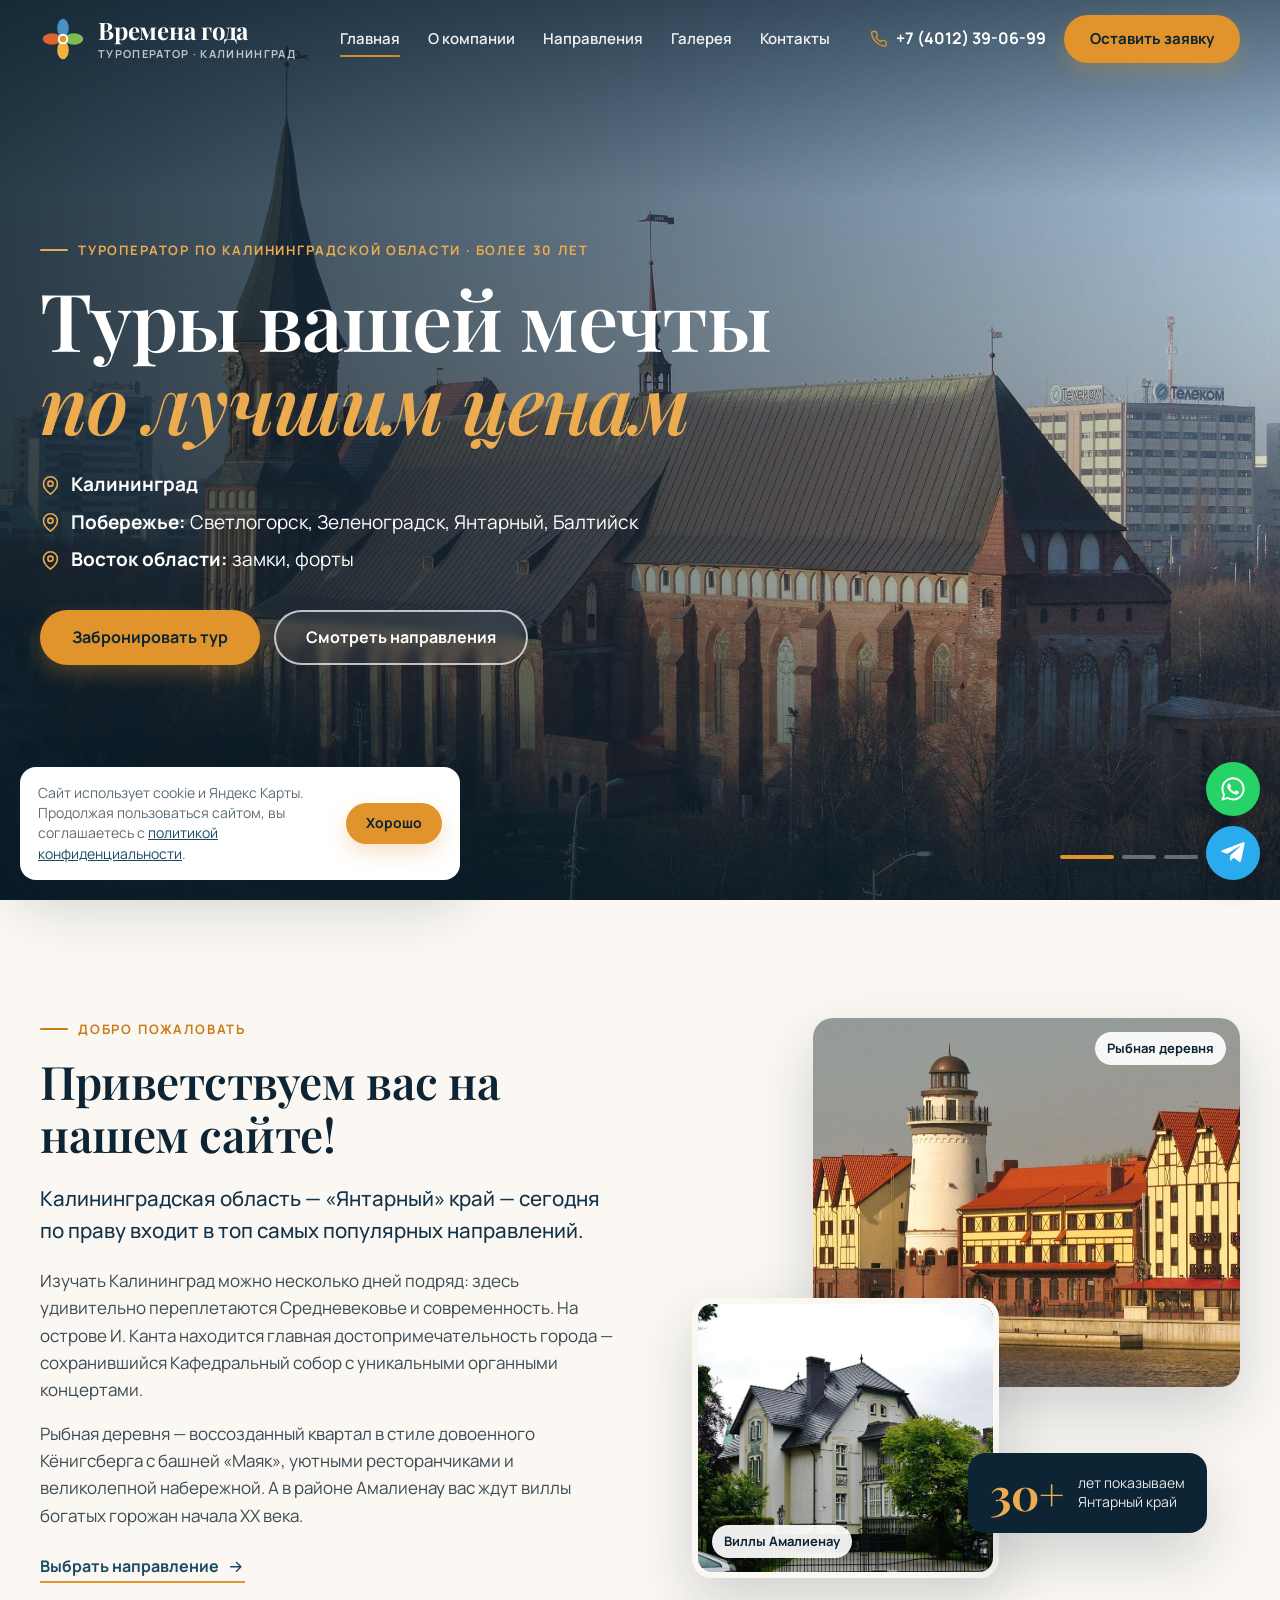
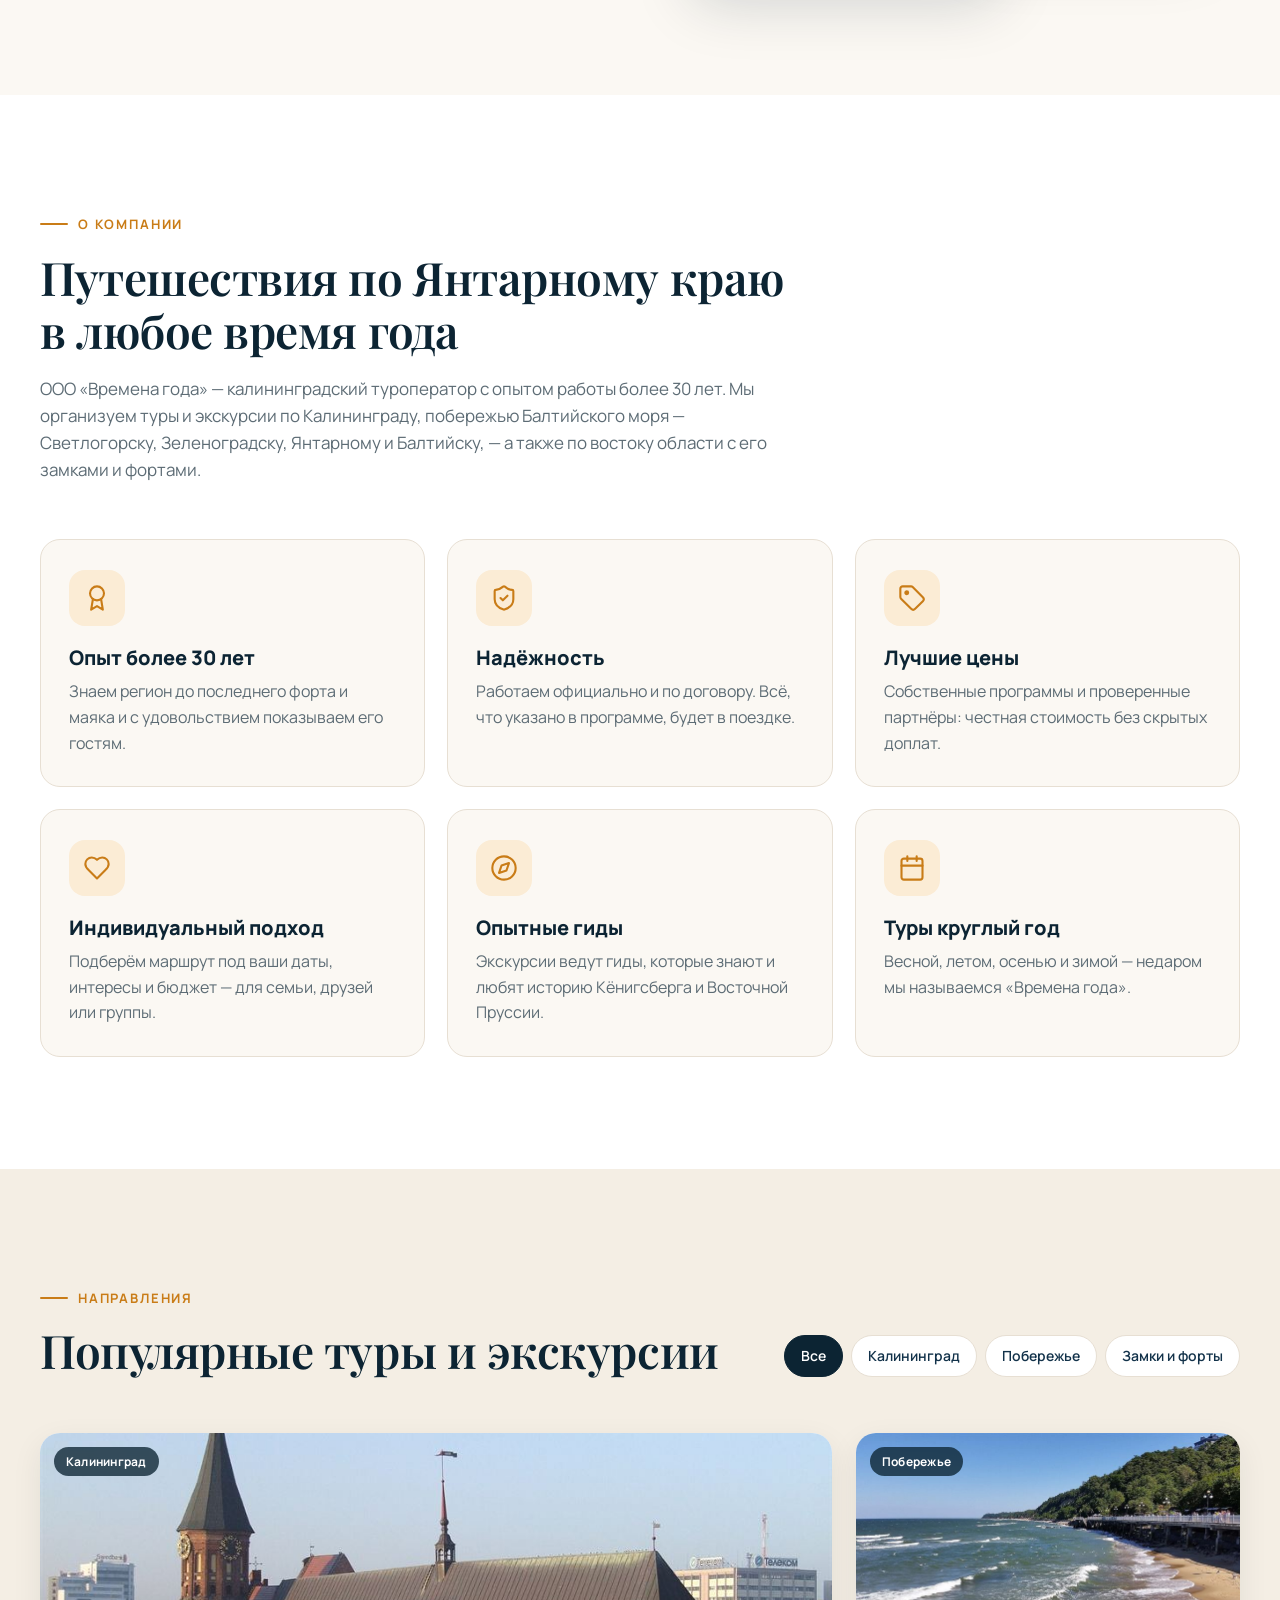
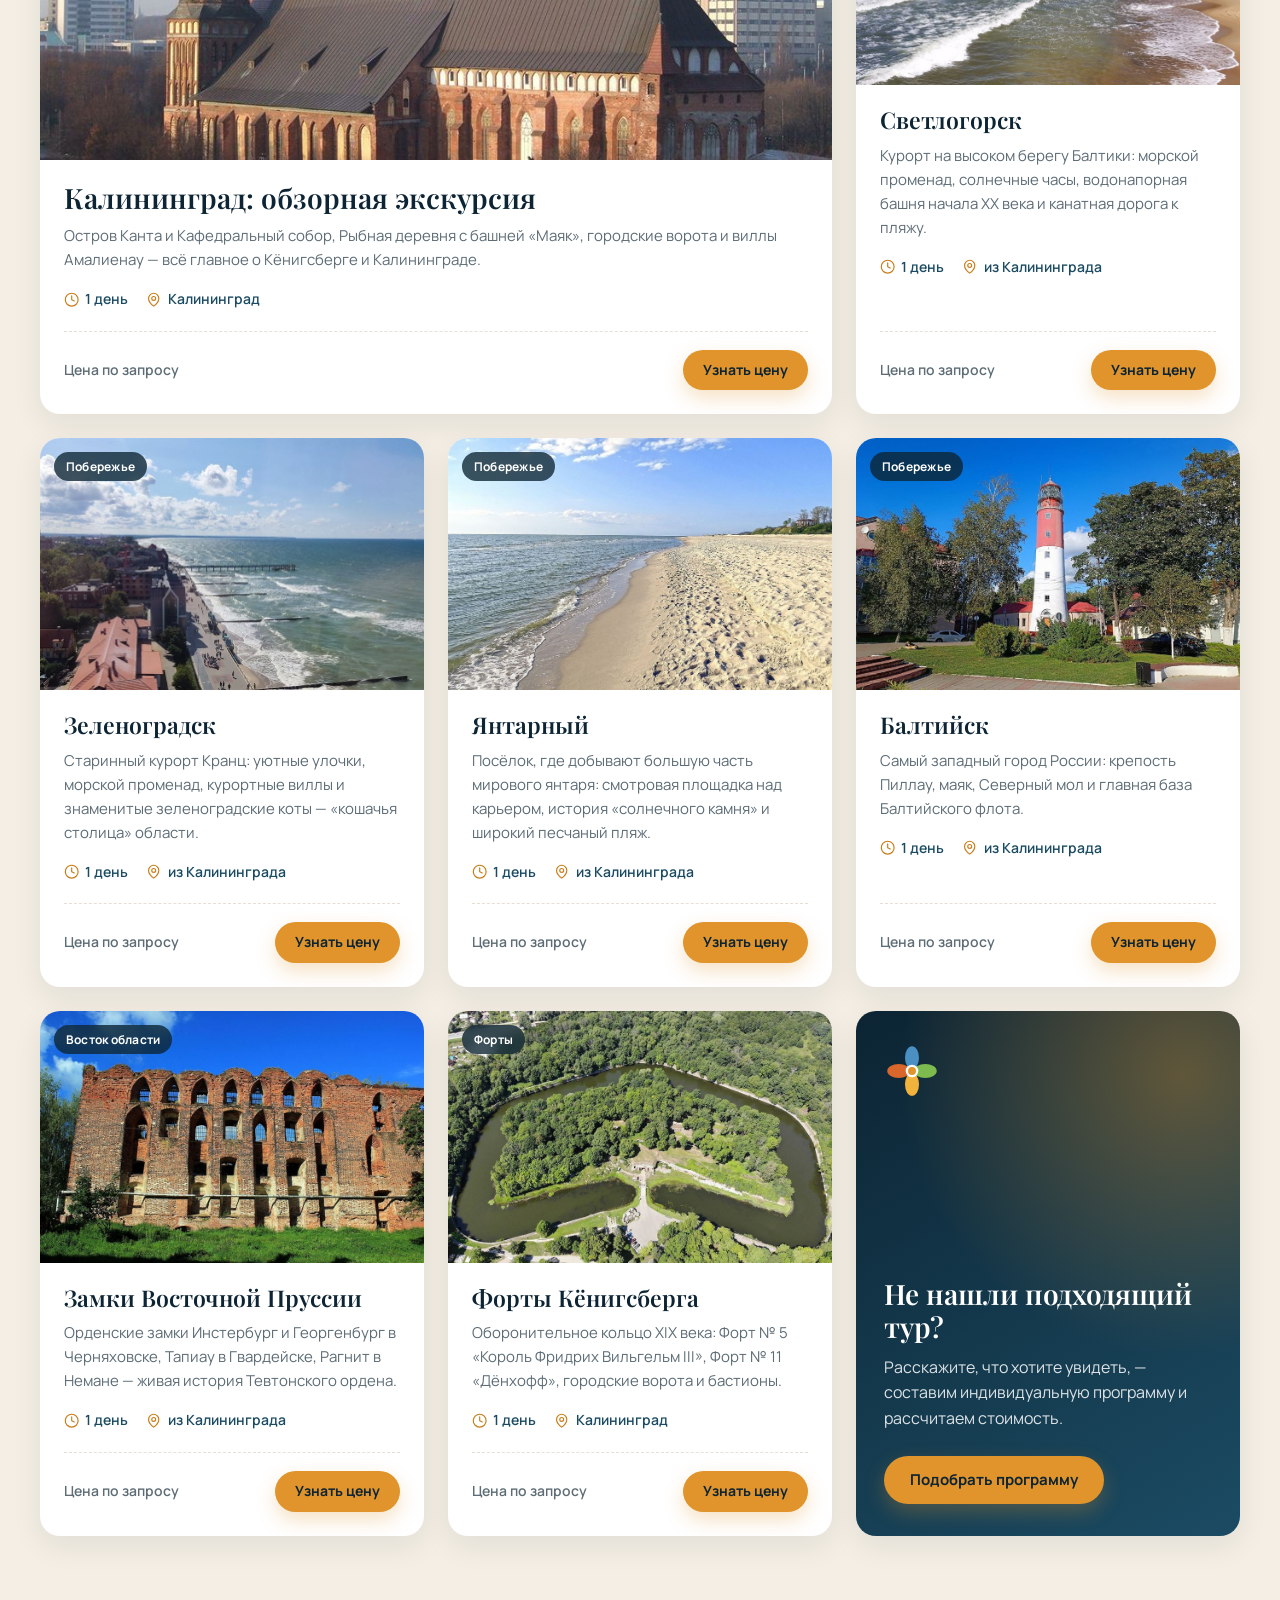
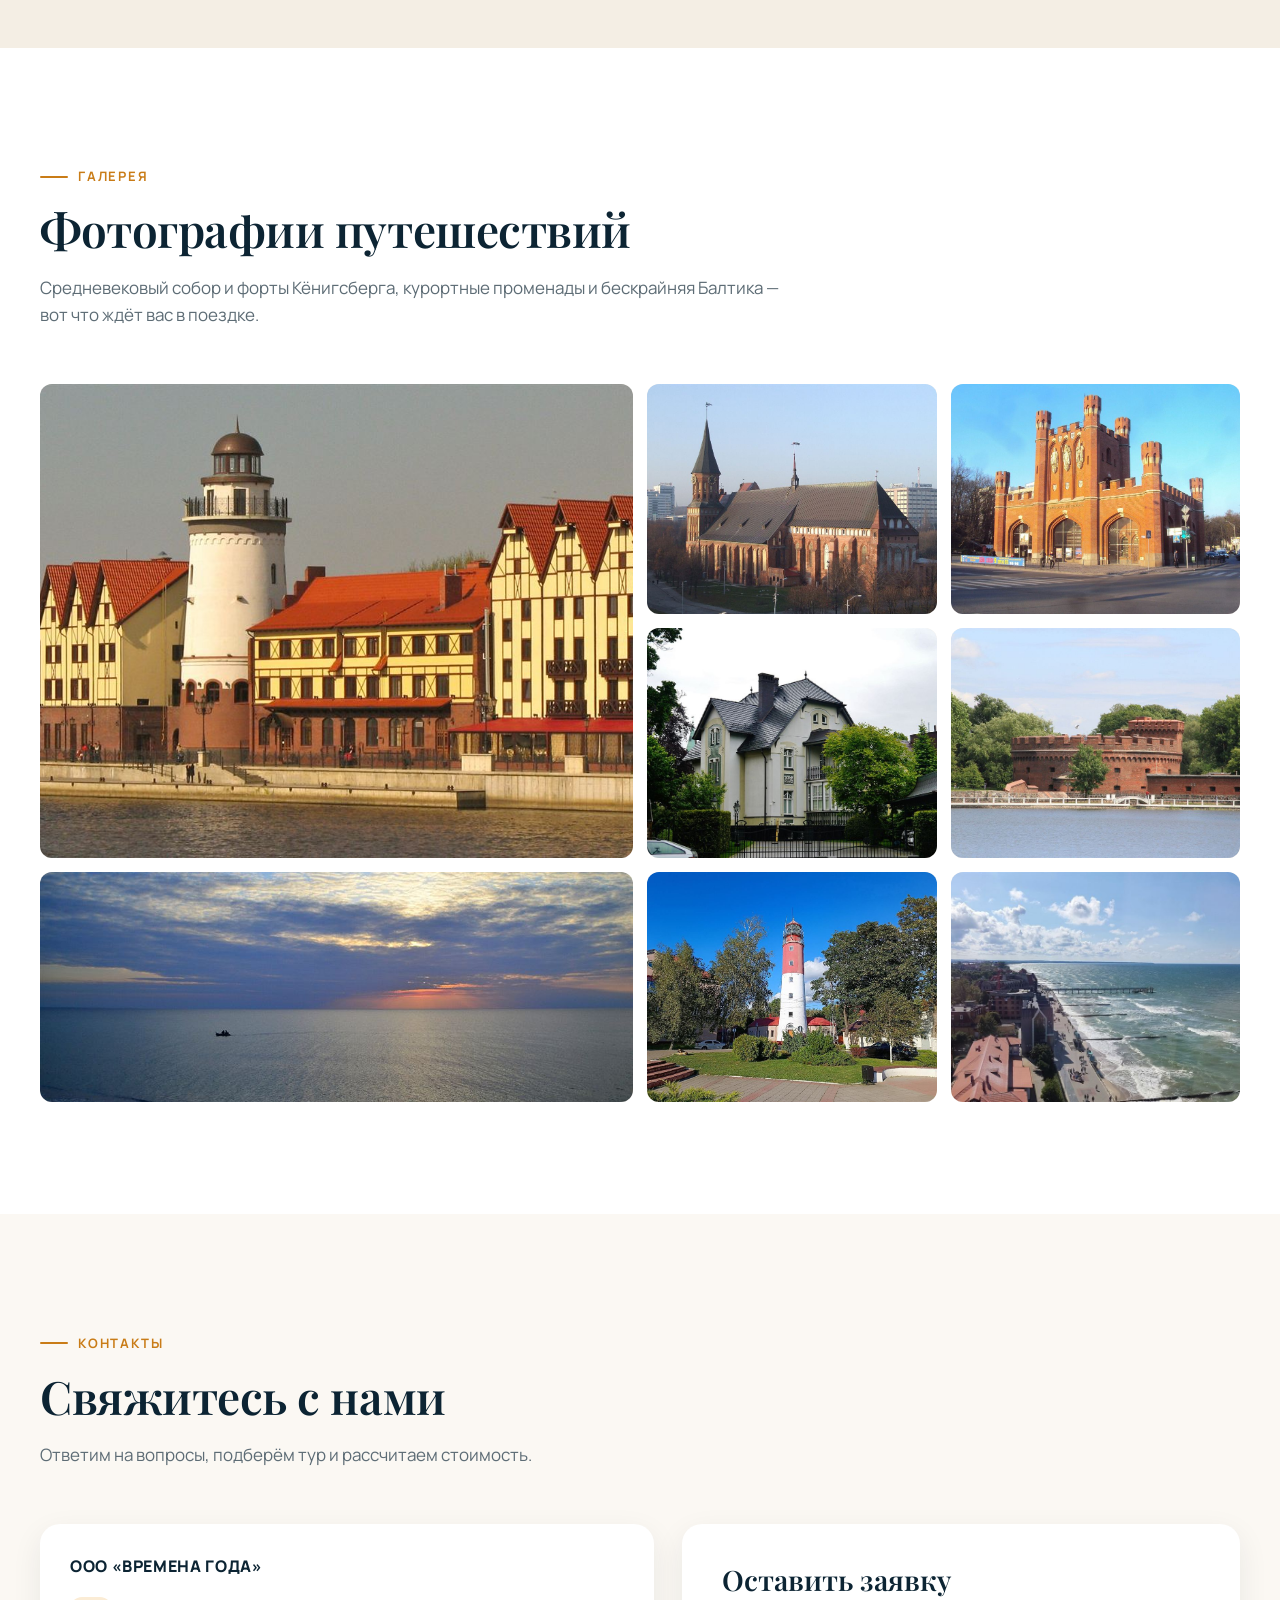
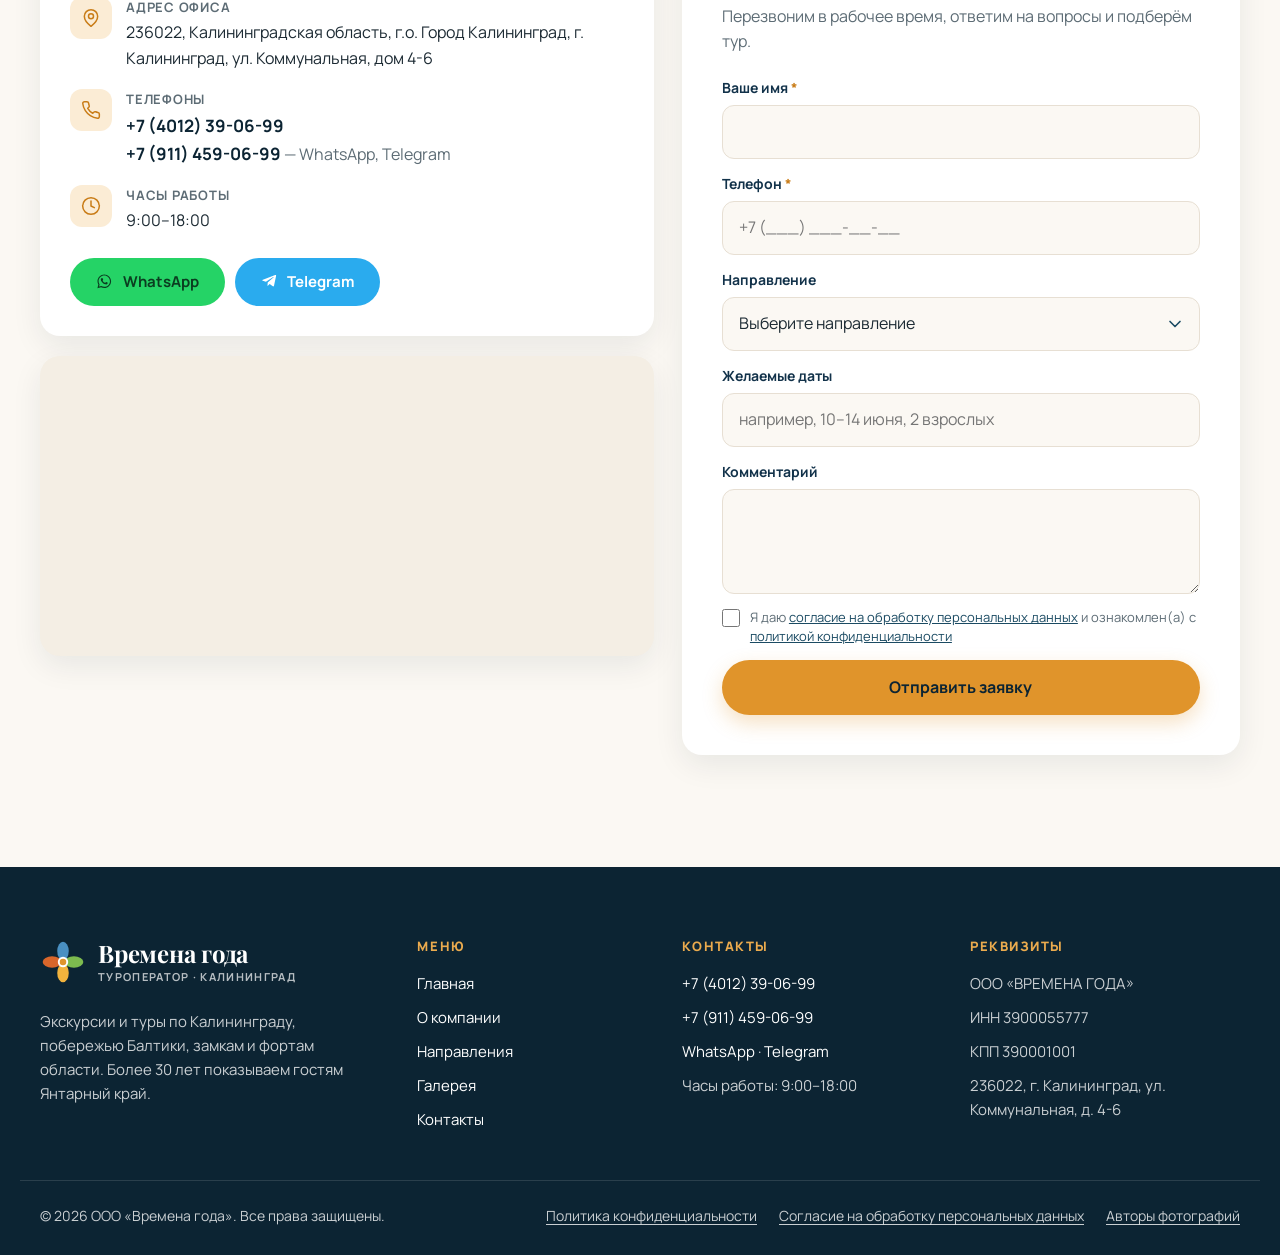
<file: index.html>
<!doctype html>
<html lang="ru">
<head>
  <meta charset="utf-8">
  <meta name="viewport" content="width=device-width, initial-scale=1">
  <title>Времена года — туры и экскурсии по Калининградской области</title>
  <meta name="description" content="Туроператор «Времена года»: экскурсии и туры по Калининграду, побережью Балтики (Светлогорск, Зеленоградск, Янтарный, Балтийск), замкам и фортам области. Опыт более 30 лет. Тел. +7 (4012) 39-06-99.">
  <meta name="theme-color" content="#0c2433">
  <meta property="og:type" content="website">
  <meta property="og:locale" content="ru_RU">
  <meta property="og:title" content="Времена года — туры вашей мечты по лучшим ценам">
  <meta property="og:description" content="Экскурсии и туры по Калининградской области: город, побережье Балтики, замки и форты. Опыт более 30 лет.">
  <meta property="og:url" content="https://mriazisr.github.io/vremena-goda/">
  <meta property="og:image" content="https://mriazisr.github.io/vremena-goda/img/cathedral.jpg">
  <link rel="canonical" href="https://mriazisr.github.io/vremena-goda/">
  <link rel="icon" href="img/logo.svg" type="image/svg+xml">
  <link rel="preconnect" href="https://fonts.googleapis.com">
  <link rel="preconnect" href="https://fonts.gstatic.com" crossorigin>
  <link rel="stylesheet" href="https://fonts.googleapis.com/css2?family=Manrope:wght@400;500;600;700;800&family=Playfair+Display:wght@500;600;700&display=swap">
  <link rel="stylesheet" href="css/style.css">
  <script type="application/ld+json">
  {
    "@context": "https://schema.org",
    "@type": "TravelAgency",
    "name": "Времена года",
    "legalName": "ООО «Времена года»",
    "taxID": "3900055777",
    "telephone": ["+7 (4012) 39-06-99", "+7 (911) 459-06-99"],
    "address": {
      "@type": "PostalAddress",
      "postalCode": "236022",
      "addressRegion": "Калининградская область",
      "addressLocality": "Калининград",
      "streetAddress": "ул. Коммунальная, д. 4-6",
      "addressCountry": "RU"
    },
    "geo": { "@type": "GeoCoordinates", "latitude": 54.722118, "longitude": 20.469947 },
    "areaServed": "Калининградская область"
  }
  </script>
</head>
<body>
<script>document.documentElement.classList.add('js');</script>

<!-- Набор иконок и логотип (используются через <use href="#...">) -->
<svg class="sprite" aria-hidden="true" focusable="false">
  <symbol id="logo-mark" viewBox="0 0 48 48">
    <ellipse cx="24" cy="12.6" rx="6" ry="9.8" fill="#4a90c2"/>
    <ellipse cx="24" cy="12.6" rx="6" ry="9.8" fill="#7dbb4f" transform="rotate(90 24 24)"/>
    <ellipse cx="24" cy="12.6" rx="6" ry="9.8" fill="#f2b33d" transform="rotate(180 24 24)"/>
    <ellipse cx="24" cy="12.6" rx="6" ry="9.8" fill="#d9662b" transform="rotate(270 24 24)"/>
    <circle cx="24" cy="24" r="5.4" fill="#fff"/>
    <circle cx="24" cy="24" r="3.4" fill="#e0942b"/>
  </symbol>
  <symbol id="i-award" viewBox="0 0 24 24" fill="none" stroke="currentColor" stroke-width="1.8" stroke-linecap="round" stroke-linejoin="round"><circle cx="12" cy="8" r="6"/><path d="M15.48 12.89 17 22l-5-3-5 3 1.52-9.11"/></symbol>
  <symbol id="i-shield" viewBox="0 0 24 24" fill="none" stroke="currentColor" stroke-width="1.8" stroke-linecap="round" stroke-linejoin="round"><path d="M20 13c0 5-3.5 7.5-7.66 8.95a1 1 0 0 1-.67-.01C7.5 20.5 4 18 4 13V6a1 1 0 0 1 1-1c2 0 4.5-1.2 6.24-2.72a1.17 1.17 0 0 1 1.52 0C14.51 3.81 17 5 19 5a1 1 0 0 1 1 1z"/><path d="m9 12 2 2 4-4"/></symbol>
  <symbol id="i-tag" viewBox="0 0 24 24" fill="none" stroke="currentColor" stroke-width="1.8" stroke-linecap="round" stroke-linejoin="round"><path d="M12.59 2.59A2 2 0 0 0 11.17 2H4a2 2 0 0 0-2 2v7.17a2 2 0 0 0 .59 1.42l8.7 8.7a2.43 2.43 0 0 0 3.42 0l6.58-6.58a2.43 2.43 0 0 0 0-3.42z"/><circle cx="7.5" cy="7.5" r="1.2" fill="currentColor"/></symbol>
  <symbol id="i-heart" viewBox="0 0 24 24" fill="none" stroke="currentColor" stroke-width="1.8" stroke-linecap="round" stroke-linejoin="round"><path d="M19 14c1.49-1.46 3-3.21 3-5.5A5.5 5.5 0 0 0 16.5 3c-1.76 0-3 .5-4.5 2-1.5-1.5-2.74-2-4.5-2A5.5 5.5 0 0 0 2 8.5c0 2.3 1.5 4.05 3 5.5l7 7Z"/></symbol>
  <symbol id="i-compass" viewBox="0 0 24 24" fill="none" stroke="currentColor" stroke-width="1.8" stroke-linecap="round" stroke-linejoin="round"><circle cx="12" cy="12" r="10"/><path d="m16.24 7.76-2.12 6.36-6.36 2.12 2.12-6.36z"/></symbol>
  <symbol id="i-calendar" viewBox="0 0 24 24" fill="none" stroke="currentColor" stroke-width="1.8" stroke-linecap="round" stroke-linejoin="round"><rect width="18" height="18" x="3" y="4" rx="2"/><path d="M16 2v4M8 2v4M3 10h18"/></symbol>
  <symbol id="i-phone" viewBox="0 0 24 24" fill="none" stroke="currentColor" stroke-width="1.8" stroke-linecap="round" stroke-linejoin="round"><path d="M22 16.92v3a2 2 0 0 1-2.18 2 19.79 19.79 0 0 1-8.63-3.07 19.5 19.5 0 0 1-6-6 19.79 19.79 0 0 1-3.07-8.67A2 2 0 0 1 4.11 2h3a2 2 0 0 1 2 1.72c.13.96.36 1.9.7 2.81a2 2 0 0 1-.45 2.11L8.09 9.91a16 16 0 0 0 6 6l1.27-1.27a2 2 0 0 1 2.11-.45c.91.34 1.85.57 2.81.7A2 2 0 0 1 22 16.92z"/></symbol>
  <symbol id="i-pin" viewBox="0 0 24 24" fill="none" stroke="currentColor" stroke-width="1.8" stroke-linecap="round" stroke-linejoin="round"><path d="M20 10c0 6-8 12-8 12s-8-6-8-12a8 8 0 0 1 16 0Z"/><circle cx="12" cy="10" r="3"/></symbol>
  <symbol id="i-clock" viewBox="0 0 24 24" fill="none" stroke="currentColor" stroke-width="1.8" stroke-linecap="round" stroke-linejoin="round"><circle cx="12" cy="12" r="10"/><path d="M12 6v6l4 2"/></symbol>
  <symbol id="i-users" viewBox="0 0 24 24" fill="none" stroke="currentColor" stroke-width="1.8" stroke-linecap="round" stroke-linejoin="round"><path d="M16 21v-2a4 4 0 0 0-4-4H6a4 4 0 0 0-4 4v2"/><circle cx="9" cy="7" r="4"/><path d="M22 21v-2a4 4 0 0 0-3-3.87M16 3.13a4 4 0 0 1 0 7.75"/></symbol>
  <symbol id="i-arrow" viewBox="0 0 24 24" fill="none" stroke="currentColor" stroke-width="2" stroke-linecap="round" stroke-linejoin="round"><path d="M5 12h14M13 6l6 6-6 6"/></symbol>
  <symbol id="i-close" viewBox="0 0 24 24" fill="none" stroke="currentColor" stroke-width="2" stroke-linecap="round"><path d="M18 6 6 18M6 6l12 12"/></symbol>
  <symbol id="i-prev" viewBox="0 0 24 24" fill="none" stroke="currentColor" stroke-width="2" stroke-linecap="round" stroke-linejoin="round"><path d="m15 18-6-6 6-6"/></symbol>
  <symbol id="i-next" viewBox="0 0 24 24" fill="none" stroke="currentColor" stroke-width="2" stroke-linecap="round" stroke-linejoin="round"><path d="m9 18 6-6-6-6"/></symbol>
  <symbol id="i-check" viewBox="0 0 24 24" fill="none" stroke="currentColor" stroke-width="2.4" stroke-linecap="round" stroke-linejoin="round"><path d="M20 6 9 17l-5-5"/></symbol>
  <symbol id="i-whatsapp" viewBox="0 0 24 24"><path fill="currentColor" d="M12.04 2C6.58 2 2.13 6.45 2.13 11.91c0 1.75.46 3.45 1.32 4.95L2.05 22l5.25-1.38a9.9 9.9 0 0 0 4.74 1.21c5.46 0 9.91-4.45 9.91-9.91S17.5 2 12.04 2Zm0 18.15a8.2 8.2 0 0 1-4.2-1.15l-.3-.18-3.12.82.83-3.04-.2-.31a8.2 8.2 0 0 1-1.26-4.38c0-4.54 3.7-8.24 8.25-8.24 4.54 0 8.24 3.7 8.24 8.24 0 4.55-3.7 8.24-8.24 8.24Zm4.52-6.16c-.25-.12-1.47-.72-1.69-.81-.23-.08-.39-.12-.56.12-.16.25-.64.81-.78.97-.14.17-.29.19-.54.06-.25-.12-1.05-.39-1.99-1.23-.74-.66-1.23-1.47-1.38-1.72-.14-.25-.02-.38.11-.5.11-.11.25-.29.37-.43.13-.15.17-.25.25-.42.08-.16.04-.31-.02-.43-.06-.12-.56-1.34-.76-1.84-.2-.48-.41-.42-.56-.43h-.48c-.17 0-.43.06-.66.31-.22.25-.86.85-.86 2.07s.89 2.4 1.01 2.56c.12.17 1.75 2.67 4.23 3.74.59.26 1.05.41 1.41.52.59.19 1.13.16 1.56.1.48-.07 1.47-.6 1.67-1.18.21-.58.21-1.07.14-1.18-.06-.1-.22-.16-.47-.28Z"/></symbol>
  <symbol id="i-telegram" viewBox="0 0 24 24"><path fill="currentColor" d="M21.94 4.3 18.9 18.63c-.23 1.01-.83 1.26-1.68.78l-4.63-3.41-2.23 2.15c-.25.25-.45.45-.93.45l.33-4.71 8.58-7.75c.37-.33-.08-.52-.58-.18L7.15 12.63 2.58 11.2c-.99-.31-1.01-.99.21-1.47l17.85-6.88c.83-.31 1.55.19 1.3 1.45Z"/></symbol>
</svg>

<a class="skip-link" href="#welcome">Перейти к содержанию</a>

<!-- 1. Шапка -->
<header class="header" id="header">
  <div class="container header__inner">
    <a href="#top" class="logo" aria-label="Времена года — на главную">
      <svg class="logo__mark" aria-hidden="true"><use href="#logo-mark"/></svg>
      <span class="logo__text">
        <span class="logo__name">Времена года</span>
        <span class="logo__tag">туроператор · Калининград</span>
      </span>
    </a>

    <nav class="nav" id="nav" aria-label="Основное меню">
      <ul class="nav__list">
        <li><a href="#top">Главная</a></li>
        <li><a href="#about">О компании</a></li>
        <li><a href="#tours">Направления</a></li>
        <li><a href="#gallery">Галерея</a></li>
        <li><a href="#contacts">Контакты</a></li>
      </ul>
      <div class="nav__mobile-extra">
        <a class="nav__phone" href="tel:+74012390699">+7 (4012) 39-06-99</a>
        <a class="nav__phone" href="tel:+79114590699">+7 (911) 459-06-99</a>
        <button class="btn btn--amber btn--block" type="button" data-open-request>Оставить заявку</button>
      </div>
    </nav>

    <div class="header__actions">
      <a class="header__phone" href="tel:+74012390699">
        <svg class="icon" aria-hidden="true"><use href="#i-phone"/></svg>
        <span>+7 (4012) 39-06-99</span>
      </a>
      <button class="btn btn--amber header__cta" type="button" data-open-request>Оставить заявку</button>
      <button class="burger" type="button" aria-label="Открыть меню" aria-expanded="false" aria-controls="nav">
        <span></span><span></span><span></span>
      </button>
    </div>
  </div>
</header>

<main>
  <!-- 2. Главный экран -->
  <section class="hero" id="top" aria-label="Главный экран">
    <div class="hero__slides" aria-hidden="true">
      <div class="hero__slide is-active" style="background-image:url('img/cathedral.jpg')" data-caption="Кафедральный собор на острове Канта"></div>
      <div class="hero__slide" data-bg="img/svetlogorsk.jpg" data-caption="Светлогорск — курорт на берегу Балтики"></div>
      <div class="hero__slide" data-bg="img/baltiysk.jpg" data-caption="Балтийск — самый западный город России"></div>
      <div class="hero__slide" data-bg="img/castle.jpg" data-caption="Замки востока области"></div>
    </div>
    <div class="hero__overlay"></div>

    <div class="container hero__content">
      <p class="eyebrow">Туроператор по Калининградской области · более 30 лет</p>
      <h1 class="hero__title">Туры вашей мечты <span>по лучшим ценам</span></h1>
      <ul class="hero__dirs">
        <li><svg class="icon" aria-hidden="true"><use href="#i-pin"/></svg><span><b>Калининград</b></span></li>
        <li><svg class="icon" aria-hidden="true"><use href="#i-pin"/></svg><span><b>Побережье:</b> Светлогорск, Зеленоградск, Янтарный, Балтийск</span></li>
        <li><svg class="icon" aria-hidden="true"><use href="#i-pin"/></svg><span><b>Восток области:</b> замки, форты</span></li>
      </ul>
      <div class="hero__cta">
        <button class="btn btn--amber btn--lg" type="button" data-open-request>Забронировать тур</button>
        <a class="btn btn--ghost btn--lg" href="#tours">Смотреть направления</a>
      </div>
    </div>

    <div class="container hero__bottom">
      <p class="hero__caption" aria-live="polite"></p>
      <div class="hero__dots" role="group" aria-label="Слайды"></div>
    </div>
  </section>

  <!-- Приветствие -->
  <section class="section welcome" id="welcome">
    <div class="container welcome__grid">
      <div class="welcome__text reveal">
        <p class="eyebrow eyebrow--dark">Добро пожаловать</p>
        <h2 class="h2">Приветствуем вас на нашем сайте!</h2>
        <p class="lead">Калининградская область — «Янтарный» край — сегодня по праву входит в топ самых популярных направлений.</p>
        <p>Изучать Калининград можно несколько дней подряд: здесь удивительно переплетаются Средневековье и современность. На острове И. Канта находится главная достопримечательность города — сохранившийся Кафедральный собор с уникальными органными концертами.</p>
        <p>Рыбная деревня — воссозданный квартал в стиле довоенного Кёнигсберга с башней «Маяк», уютными ресторанчиками и великолепной набережной. А в районе Амалиенау вас ждут виллы богатых горожан начала XX века.</p>
        <a class="link-arrow" href="#tours">Выбрать направление <svg class="icon" aria-hidden="true"><use href="#i-arrow"/></svg></a>
      </div>
      <div class="welcome__media reveal">
        <figure class="welcome__fig welcome__fig--a">
          <img src="img/thumb/fishing-village.jpg" alt="Рыбная деревня и башня «Маяк» в Калининграде" loading="lazy">
          <figcaption>Рыбная деревня</figcaption>
        </figure>
        <figure class="welcome__fig welcome__fig--b">
          <img src="img/thumb/amalienau.jpg" alt="Виллы начала XX века в районе Амалиенау" loading="lazy">
          <figcaption>Виллы Амалиенау</figcaption>
        </figure>
        <div class="welcome__badge">
          <span class="welcome__badge-num">30+</span>
          <span class="welcome__badge-text">лет показываем<br>Янтарный край</span>
        </div>
      </div>
    </div>
  </section>

  <!-- 3. О компании / Преимущества -->
  <section class="section about" id="about">
    <div class="container">
      <div class="section-head reveal">
        <p class="eyebrow eyebrow--dark">О компании</p>
        <h2 class="h2">Путешествия по Янтарному краю в любое время года</h2>
        <p class="section-head__text">ООО «Времена года» — калининградский туроператор с опытом работы более 30 лет. Мы организуем туры и экскурсии по Калининграду, побережью Балтийского моря — Светлогорску, Зеленоградску, Янтарному и Балтийску, — а также по востоку области с его замками и фортами.</p>
      </div>

      <ul class="features">
        <li class="feature reveal">
          <span class="feature__icon"><svg aria-hidden="true"><use href="#i-award"/></svg></span>
          <h3 class="feature__title">Опыт более 30 лет</h3>
          <p>Знаем регион до последнего форта и маяка и с удовольствием показываем его гостям.</p>
        </li>
        <li class="feature reveal">
          <span class="feature__icon"><svg aria-hidden="true"><use href="#i-shield"/></svg></span>
          <h3 class="feature__title">Надёжность</h3>
          <p>Работаем официально и по договору. Всё, что указано в программе, будет в поездке.</p>
        </li>
        <li class="feature reveal">
          <span class="feature__icon"><svg aria-hidden="true"><use href="#i-tag"/></svg></span>
          <h3 class="feature__title">Лучшие цены</h3>
          <p>Собственные программы и проверенные партнёры: честная стоимость без скрытых доплат.</p>
        </li>
        <li class="feature reveal">
          <span class="feature__icon"><svg aria-hidden="true"><use href="#i-heart"/></svg></span>
          <h3 class="feature__title">Индивидуальный подход</h3>
          <p>Подберём маршрут под ваши даты, интересы и бюджет — для семьи, друзей или группы.</p>
        </li>
        <li class="feature reveal">
          <span class="feature__icon"><svg aria-hidden="true"><use href="#i-compass"/></svg></span>
          <h3 class="feature__title">Опытные гиды</h3>
          <p>Экскурсии ведут гиды, которые знают и любят историю Кёнигсберга и Восточной Пруссии.</p>
        </li>
        <li class="feature reveal">
          <span class="feature__icon"><svg aria-hidden="true"><use href="#i-calendar"/></svg></span>
          <h3 class="feature__title">Туры круглый год</h3>
          <p>Весной, летом, осенью и зимой — недаром мы называемся «Времена года».</p>
        </li>
      </ul>
    </div>
  </section>

  <!-- 4. Направления / Туры -->
  <section class="section tours" id="tours">
    <div class="container">
      <div class="section-head section-head--row reveal">
        <div>
          <p class="eyebrow eyebrow--dark">Направления</p>
          <h2 class="h2">Популярные туры и экскурсии</h2>
        </div>
        <div class="filters" role="group" aria-label="Фильтр направлений">
          <button class="filter is-active" type="button" data-filter="all" aria-pressed="true">Все</button>
          <button class="filter" type="button" data-filter="city" aria-pressed="false">Калининград</button>
          <button class="filter" type="button" data-filter="coast" aria-pressed="false">Побережье</button>
          <button class="filter" type="button" data-filter="east" aria-pressed="false">Замки и форты</button>
        </div>
      </div>

      <div class="tours__grid">
        <article class="tour-card tour-card--featured" data-cat="city">
          <div class="tour-card__media">
            <img src="img/thumb/cathedral.jpg" alt="Кафедральный собор на острове Канта" loading="lazy">
            <span class="tour-card__badge">Калининград</span>
          </div>
          <div class="tour-card__body">
            <h3 class="tour-card__title">Калининград: обзорная экскурсия</h3>
            <p class="tour-card__text">Остров Канта и Кафедральный собор, Рыбная деревня с башней «Маяк», городские ворота и виллы Амалиенау — всё главное о Кёнигсберге и Калининграде.</p>
            <ul class="tour-card__meta">
              <li><svg class="icon" aria-hidden="true"><use href="#i-clock"/></svg>1 день</li>
              <li><svg class="icon" aria-hidden="true"><use href="#i-pin"/></svg>Калининград</li>
            </ul>
            <div class="tour-card__foot">
              <span class="tour-card__price">Цена по запросу</span>
              <button class="btn btn--amber btn--sm" type="button" data-open-request data-tour="Калининград: обзорная экскурсия">Узнать цену</button>
            </div>
          </div>
        </article>

        <article class="tour-card" data-cat="coast">
          <div class="tour-card__media">
            <img src="img/thumb/svetlogorsk.jpg" alt="Побережье Светлогорска" loading="lazy">
            <span class="tour-card__badge">Побережье</span>
          </div>
          <div class="tour-card__body">
            <h3 class="tour-card__title">Светлогорск</h3>
            <p class="tour-card__text">Курорт на высоком берегу Балтики: морской променад, солнечные часы, водонапорная башня начала XX века и канатная дорога к пляжу.</p>
            <ul class="tour-card__meta">
              <li><svg class="icon" aria-hidden="true"><use href="#i-clock"/></svg>1 день</li>
              <li><svg class="icon" aria-hidden="true"><use href="#i-pin"/></svg>из Калининграда</li>
            </ul>
            <div class="tour-card__foot">
              <span class="tour-card__price">Цена по запросу</span>
              <button class="btn btn--amber btn--sm" type="button" data-open-request data-tour="Светлогорск">Узнать цену</button>
            </div>
          </div>
        </article>

        <article class="tour-card" data-cat="coast">
          <div class="tour-card__media">
            <img src="img/thumb/zelenogradsk.jpg" alt="Зеленоградск" loading="lazy">
            <span class="tour-card__badge">Побережье</span>
          </div>
          <div class="tour-card__body">
            <h3 class="tour-card__title">Зеленоградск</h3>
            <p class="tour-card__text">Старинный курорт Кранц: уютные улочки, морской променад, курортные виллы и знаменитые зеленоградские коты — «кошачья столица» области.</p>
            <ul class="tour-card__meta">
              <li><svg class="icon" aria-hidden="true"><use href="#i-clock"/></svg>1 день</li>
              <li><svg class="icon" aria-hidden="true"><use href="#i-pin"/></svg>из Калининграда</li>
            </ul>
            <div class="tour-card__foot">
              <span class="tour-card__price">Цена по запросу</span>
              <button class="btn btn--amber btn--sm" type="button" data-open-request data-tour="Зеленоградск">Узнать цену</button>
            </div>
          </div>
        </article>

        <article class="tour-card" data-cat="coast">
          <div class="tour-card__media">
            <img src="img/thumb/yantarny.jpg" alt="Посёлок Янтарный" loading="lazy">
            <span class="tour-card__badge">Побережье</span>
          </div>
          <div class="tour-card__body">
            <h3 class="tour-card__title">Янтарный</h3>
            <p class="tour-card__text">Посёлок, где добывают большую часть мирового янтаря: смотровая площадка над карьером, история «солнечного камня» и широкий песчаный пляж.</p>
            <ul class="tour-card__meta">
              <li><svg class="icon" aria-hidden="true"><use href="#i-clock"/></svg>1 день</li>
              <li><svg class="icon" aria-hidden="true"><use href="#i-pin"/></svg>из Калининграда</li>
            </ul>
            <div class="tour-card__foot">
              <span class="tour-card__price">Цена по запросу</span>
              <button class="btn btn--amber btn--sm" type="button" data-open-request data-tour="Янтарный">Узнать цену</button>
            </div>
          </div>
        </article>

        <article class="tour-card" data-cat="coast">
          <div class="tour-card__media">
            <img src="img/thumb/baltiysk.jpg" alt="Балтийск" loading="lazy">
            <span class="tour-card__badge">Побережье</span>
          </div>
          <div class="tour-card__body">
            <h3 class="tour-card__title">Балтийск</h3>
            <p class="tour-card__text">Самый западный город России: крепость Пиллау, маяк, Северный мол и главная база Балтийского флота.</p>
            <ul class="tour-card__meta">
              <li><svg class="icon" aria-hidden="true"><use href="#i-clock"/></svg>1 день</li>
              <li><svg class="icon" aria-hidden="true"><use href="#i-pin"/></svg>из Калининграда</li>
            </ul>
            <div class="tour-card__foot">
              <span class="tour-card__price">Цена по запросу</span>
              <button class="btn btn--amber btn--sm" type="button" data-open-request data-tour="Балтийск">Узнать цену</button>
            </div>
          </div>
        </article>

        <article class="tour-card" data-cat="east">
          <div class="tour-card__media">
            <img src="img/thumb/castle.jpg" alt="Замок на востоке Калининградской области" loading="lazy">
            <span class="tour-card__badge">Восток области</span>
          </div>
          <div class="tour-card__body">
            <h3 class="tour-card__title">Замки Восточной Пруссии</h3>
            <p class="tour-card__text">Орденские замки Инстербург и Георгенбург в Черняховске, Тапиау в Гвардейске, Рагнит в Немане — живая история Тевтонского ордена.</p>
            <ul class="tour-card__meta">
              <li><svg class="icon" aria-hidden="true"><use href="#i-clock"/></svg>1 день</li>
              <li><svg class="icon" aria-hidden="true"><use href="#i-pin"/></svg>из Калининграда</li>
            </ul>
            <div class="tour-card__foot">
              <span class="tour-card__price">Цена по запросу</span>
              <button class="btn btn--amber btn--sm" type="button" data-open-request data-tour="Замки Восточной Пруссии">Узнать цену</button>
            </div>
          </div>
        </article>

        <article class="tour-card" data-cat="east">
          <div class="tour-card__media">
            <img src="img/thumb/fort.jpg" alt="Форт Кёнигсберга" loading="lazy">
            <span class="tour-card__badge">Форты</span>
          </div>
          <div class="tour-card__body">
            <h3 class="tour-card__title">Форты Кёнигсберга</h3>
            <p class="tour-card__text">Оборонительное кольцо XIX века: Форт № 5 «Король Фридрих Вильгельм III», Форт № 11 «Дёнхофф», городские ворота и бастионы.</p>
            <ul class="tour-card__meta">
              <li><svg class="icon" aria-hidden="true"><use href="#i-clock"/></svg>1 день</li>
              <li><svg class="icon" aria-hidden="true"><use href="#i-pin"/></svg>Калининград</li>
            </ul>
            <div class="tour-card__foot">
              <span class="tour-card__price">Цена по запросу</span>
              <button class="btn btn--amber btn--sm" type="button" data-open-request data-tour="Форты Кёнигсберга">Узнать цену</button>
            </div>
          </div>
        </article>

        <div class="tours__cta">
          <svg class="tours__cta-mark" aria-hidden="true"><use href="#logo-mark"/></svg>
          <h3 class="tours__cta-title">Не нашли подходящий тур?</h3>
          <p>Расскажите, что хотите увидеть, — составим индивидуальную программу и рассчитаем стоимость.</p>
          <button class="btn btn--amber" type="button" data-open-request data-tour="Индивидуальная программа">Подобрать программу</button>
        </div>
      </div>
    </div>
  </section>

  <!-- 5. Галерея -->
  <section class="section gallery" id="gallery">
    <div class="container">
      <div class="section-head reveal">
        <p class="eyebrow eyebrow--dark">Галерея</p>
        <h2 class="h2">Фотографии путешествий</h2>
        <p class="section-head__text">Средневековый собор и форты Кёнигсберга, курортные променады и бескрайняя Балтика — вот что ждёт вас в поездке.</p>
      </div>
      <ul class="gallery__grid">
        <li class="gallery__item gallery__item--big"><button type="button" data-full="img/fishing-village.jpg"><img src="img/thumb/fishing-village.jpg" alt="Рыбная деревня и башня «Маяк»" loading="lazy"><span>Рыбная деревня и башня «Маяк»</span></button></li>
        <li class="gallery__item"><button type="button" data-full="img/cathedral.jpg"><img src="img/thumb/cathedral.jpg" alt="Кафедральный собор на острове Канта" loading="lazy"><span>Кафедральный собор</span></button></li>
        <li class="gallery__item"><button type="button" data-full="img/kings-gate.jpg"><img src="img/thumb/kings-gate.jpg" alt="Королевские ворота" loading="lazy"><span>Королевские ворота</span></button></li>
        <li class="gallery__item"><button type="button" data-full="img/amalienau.jpg"><img src="img/thumb/amalienau.jpg" alt="Виллы Амалиенау" loading="lazy"><span>Виллы Амалиенау</span></button></li>
        <li class="gallery__item"><button type="button" data-full="img/kaliningrad-city.jpg"><img src="img/thumb/kaliningrad-city.jpg" alt="Калининград" loading="lazy"><span>Калининград</span></button></li>
        <li class="gallery__item gallery__item--wide"><button type="button" data-full="img/baltic-sea.jpg"><img src="img/thumb/baltic-sea.jpg" alt="Балтийское море" loading="lazy"><span>Балтийское море</span></button></li>
        <li class="gallery__item"><button type="button" data-full="img/baltiysk.jpg"><img src="img/thumb/baltiysk.jpg" alt="Балтийск" loading="lazy"><span>Балтийск</span></button></li>
        <li class="gallery__item"><button type="button" data-full="img/zelenogradsk.jpg"><img src="img/thumb/zelenogradsk.jpg" alt="Зеленоградск" loading="lazy"><span>Зеленоградск</span></button></li>
      </ul>
    </div>
  </section>

  <!-- 6. Контакты -->
  <section class="section contacts" id="contacts">
    <div class="container">
      <div class="section-head reveal">
        <p class="eyebrow eyebrow--dark">Контакты</p>
        <h2 class="h2">Свяжитесь с нами</h2>
        <p class="section-head__text">Ответим на вопросы, подберём тур и рассчитаем стоимость.</p>
      </div>

      <div class="contacts__grid">
        <div class="contacts__info reveal">
          <div class="card contact-card">
            <p class="contact-card__company">ООО «ВРЕМЕНА ГОДА»</p>
            <ul class="contact-list">
              <li>
                <span class="contact-list__icon"><svg aria-hidden="true"><use href="#i-pin"/></svg></span>
                <div>
                  <span class="contact-list__label">Адрес офиса</span>
                  236022, Калининградская область, г.о. Город Калининград, г. Калининград, ул. Коммунальная, дом 4-6
                </div>
              </li>
              <li>
                <span class="contact-list__icon"><svg aria-hidden="true"><use href="#i-phone"/></svg></span>
                <div>
                  <span class="contact-list__label">Телефоны</span>
                  <a href="tel:+74012390699">+7 (4012) 39-06-99</a><br>
                  <a href="tel:+79114590699">+7 (911) 459-06-99</a> <span class="muted">— WhatsApp, Telegram</span>
                </div>
              </li>
              <li>
                <span class="contact-list__icon"><svg aria-hidden="true"><use href="#i-clock"/></svg></span>
                <div>
                  <span class="contact-list__label">Часы работы</span>
                  9:00–18:00
                </div>
              </li>
            </ul>
            <div class="messengers">
              <a class="btn btn--wa" href="https://wa.me/79114590699" target="_blank" rel="noopener"><svg class="icon" aria-hidden="true"><use href="#i-whatsapp"/></svg>WhatsApp</a>
              <a class="btn btn--tg" href="https://t.me/+79114590699" target="_blank" rel="noopener"><svg class="icon" aria-hidden="true"><use href="#i-telegram"/></svg>Telegram</a>
            </div>
          </div>
          <div class="map">
            <iframe title="Офис «Времена года» на карте: Калининград, ул. Коммунальная, 4-6" src="https://yandex.ru/map-widget/v1/?ll=20.469947%2C54.722118&amp;z=16&amp;pt=20.469947%2C54.722118%2Cpm2rdm" loading="lazy" allowfullscreen></iframe>
          </div>
        </div>

        <div class="card form-card reveal">
          <h3 class="form-card__title">Оставить заявку</h3>
          <p class="form-card__text">Перезвоним в рабочее время, ответим на вопросы и подберём тур.</p>
          <form class="request-form" data-request-form novalidate>
            <div class="field">
              <label for="cf-name">Ваше имя <span aria-hidden="true">*</span></label>
              <input id="cf-name" name="name" type="text" autocomplete="name" required maxlength="80">
            </div>
            <div class="field">
              <label for="cf-phone">Телефон <span aria-hidden="true">*</span></label>
              <input id="cf-phone" name="phone" type="tel" autocomplete="tel" inputmode="tel" placeholder="+7 (___) ___-__-__" required data-phone>
            </div>
            <div class="field">
              <label for="cf-tour">Направление</label>
              <select id="cf-tour" name="tour" data-tour-select></select>
            </div>
            <div class="field">
              <label for="cf-dates">Желаемые даты</label>
              <input id="cf-dates" name="dates" type="text" placeholder="например, 10–14 июня, 2 взрослых" maxlength="120">
            </div>
            <div class="field">
              <label for="cf-comment">Комментарий</label>
              <textarea id="cf-comment" name="comment" rows="3" maxlength="1000"></textarea>
            </div>
            <input class="hp" type="text" name="_honey" tabindex="-1" autocomplete="off" aria-hidden="true">
            <label class="consent">
              <input type="checkbox" name="consent" required>
              <span>Я даю <a href="consent.html" target="_blank">согласие на обработку персональных данных</a> и ознакомлен(а) с <a href="privacy.html" target="_blank">политикой конфиденциальности</a></span>
            </label>
            <button class="btn btn--amber btn--block btn--lg" type="submit">Отправить заявку</button>
            <div class="form-status" role="status" aria-live="polite"></div>
          </form>
        </div>
      </div>
    </div>
  </section>
</main>

<!-- 7. Подвал -->
<footer class="footer">
  <div class="container footer__grid">
    <div class="footer__about">
      <a href="#top" class="logo logo--light" aria-label="Времена года — на главную">
        <svg class="logo__mark" aria-hidden="true"><use href="#logo-mark"/></svg>
        <span class="logo__text">
          <span class="logo__name">Времена года</span>
          <span class="logo__tag">туроператор · Калининград</span>
        </span>
      </a>
      <p>Экскурсии и туры по Калининграду, побережью Балтики, замкам и фортам области. Более 30 лет показываем гостям Янтарный край.</p>
    </div>

    <nav class="footer__col" aria-label="Меню в подвале">
      <h3 class="footer__title">Меню</h3>
      <ul>
        <li><a href="#top">Главная</a></li>
        <li><a href="#about">О компании</a></li>
        <li><a href="#tours">Направления</a></li>
        <li><a href="#gallery">Галерея</a></li>
        <li><a href="#contacts">Контакты</a></li>
      </ul>
    </nav>

    <div class="footer__col">
      <h3 class="footer__title">Контакты</h3>
      <ul>
        <li><a href="tel:+74012390699">+7 (4012) 39-06-99</a></li>
        <li><a href="tel:+79114590699">+7 (911) 459-06-99</a></li>
        <li><a href="https://wa.me/79114590699" target="_blank" rel="noopener">WhatsApp</a> · <a href="https://t.me/+79114590699" target="_blank" rel="noopener">Telegram</a></li>
        <li>Часы работы: 9:00–18:00</li>
      </ul>
    </div>

    <div class="footer__col">
      <h3 class="footer__title">Реквизиты</h3>
      <ul class="footer__legal">
        <li>ООО «ВРЕМЕНА ГОДА»</li>
        <li>ИНН 3900055777</li>
        <li>КПП 390001001</li>
        <li>236022, г. Калининград, ул. Коммунальная, д. 4-6</li>
      </ul>
    </div>
  </div>
  <div class="container footer__bottom">
    <p>© <span data-year>2026</span> ООО «Времена года». Все права защищены.</p>
    <ul class="footer__links">
      <li><a href="privacy.html">Политика конфиденциальности</a></li>
      <li><a href="consent.html">Согласие на обработку персональных данных</a></li>
      <li><a href="credits.html">Авторы фотографий</a></li>
    </ul>
  </div>
</footer>

<!-- Плавающие кнопки мессенджеров -->
<div class="float-contacts" aria-label="Написать в мессенджер">
  <a class="float-contacts__btn float-contacts__btn--wa" href="https://wa.me/79114590699" target="_blank" rel="noopener" aria-label="Написать в WhatsApp"><svg aria-hidden="true"><use href="#i-whatsapp"/></svg></a>
  <a class="float-contacts__btn float-contacts__btn--tg" href="https://t.me/+79114590699" target="_blank" rel="noopener" aria-label="Написать в Telegram"><svg aria-hidden="true"><use href="#i-telegram"/></svg></a>
</div>

<!-- Окно заявки -->
<dialog class="modal" id="request-modal" aria-labelledby="modal-title">
  <div class="modal__box">
    <button class="modal__close" type="button" data-close aria-label="Закрыть"><svg aria-hidden="true"><use href="#i-close"/></svg></button>
    <h2 class="modal__title" id="modal-title">Заявка на тур</h2>
    <p class="modal__text">Оставьте контакты — перезвоним, ответим на вопросы и рассчитаем стоимость.</p>
    <form class="request-form" data-request-form novalidate>
      <div class="field">
        <label for="mf-name">Ваше имя <span aria-hidden="true">*</span></label>
        <input id="mf-name" name="name" type="text" autocomplete="name" required maxlength="80">
      </div>
      <div class="field">
        <label for="mf-phone">Телефон <span aria-hidden="true">*</span></label>
        <input id="mf-phone" name="phone" type="tel" autocomplete="tel" inputmode="tel" placeholder="+7 (___) ___-__-__" required data-phone>
      </div>
      <div class="field">
        <label for="mf-tour">Направление</label>
        <select id="mf-tour" name="tour" data-tour-select></select>
      </div>
      <div class="field">
        <label for="mf-dates">Желаемые даты и количество человек</label>
        <input id="mf-dates" name="dates" type="text" placeholder="например, 10–14 июня, 2 взрослых" maxlength="120">
      </div>
      <input class="hp" type="text" name="_honey" tabindex="-1" autocomplete="off" aria-hidden="true">
      <label class="consent">
        <input type="checkbox" name="consent" required>
        <span>Я даю <a href="consent.html" target="_blank">согласие на обработку персональных данных</a> и ознакомлен(а) с <a href="privacy.html" target="_blank">политикой конфиденциальности</a></span>
      </label>
      <button class="btn btn--amber btn--block btn--lg" type="submit">Отправить заявку</button>
      <div class="form-status" role="status" aria-live="polite"></div>
    </form>
  </div>
</dialog>

<!-- Просмотр фото -->
<dialog class="lightbox" id="lightbox" aria-label="Просмотр фотографии">
  <button class="lightbox__btn lightbox__close" type="button" data-close aria-label="Закрыть"><svg aria-hidden="true"><use href="#i-close"/></svg></button>
  <button class="lightbox__btn lightbox__prev" type="button" aria-label="Предыдущее фото"><svg aria-hidden="true"><use href="#i-prev"/></svg></button>
  <figure class="lightbox__figure">
    <img alt="">
    <figcaption></figcaption>
  </figure>
  <button class="lightbox__btn lightbox__next" type="button" aria-label="Следующее фото"><svg aria-hidden="true"><use href="#i-next"/></svg></button>
</dialog>

<!-- Уведомление о cookie -->
<div class="cookie" id="cookie" hidden>
  <p>Сайт использует cookie и Яндекс Карты. Продолжая пользоваться сайтом, вы соглашаетесь с <a href="privacy.html">политикой конфиденциальности</a>.</p>
  <button class="btn btn--amber btn--sm" type="button" data-cookie-ok>Хорошо</button>
</div>

<script src="js/main.js" defer></script>
</body>
</html>
</file>
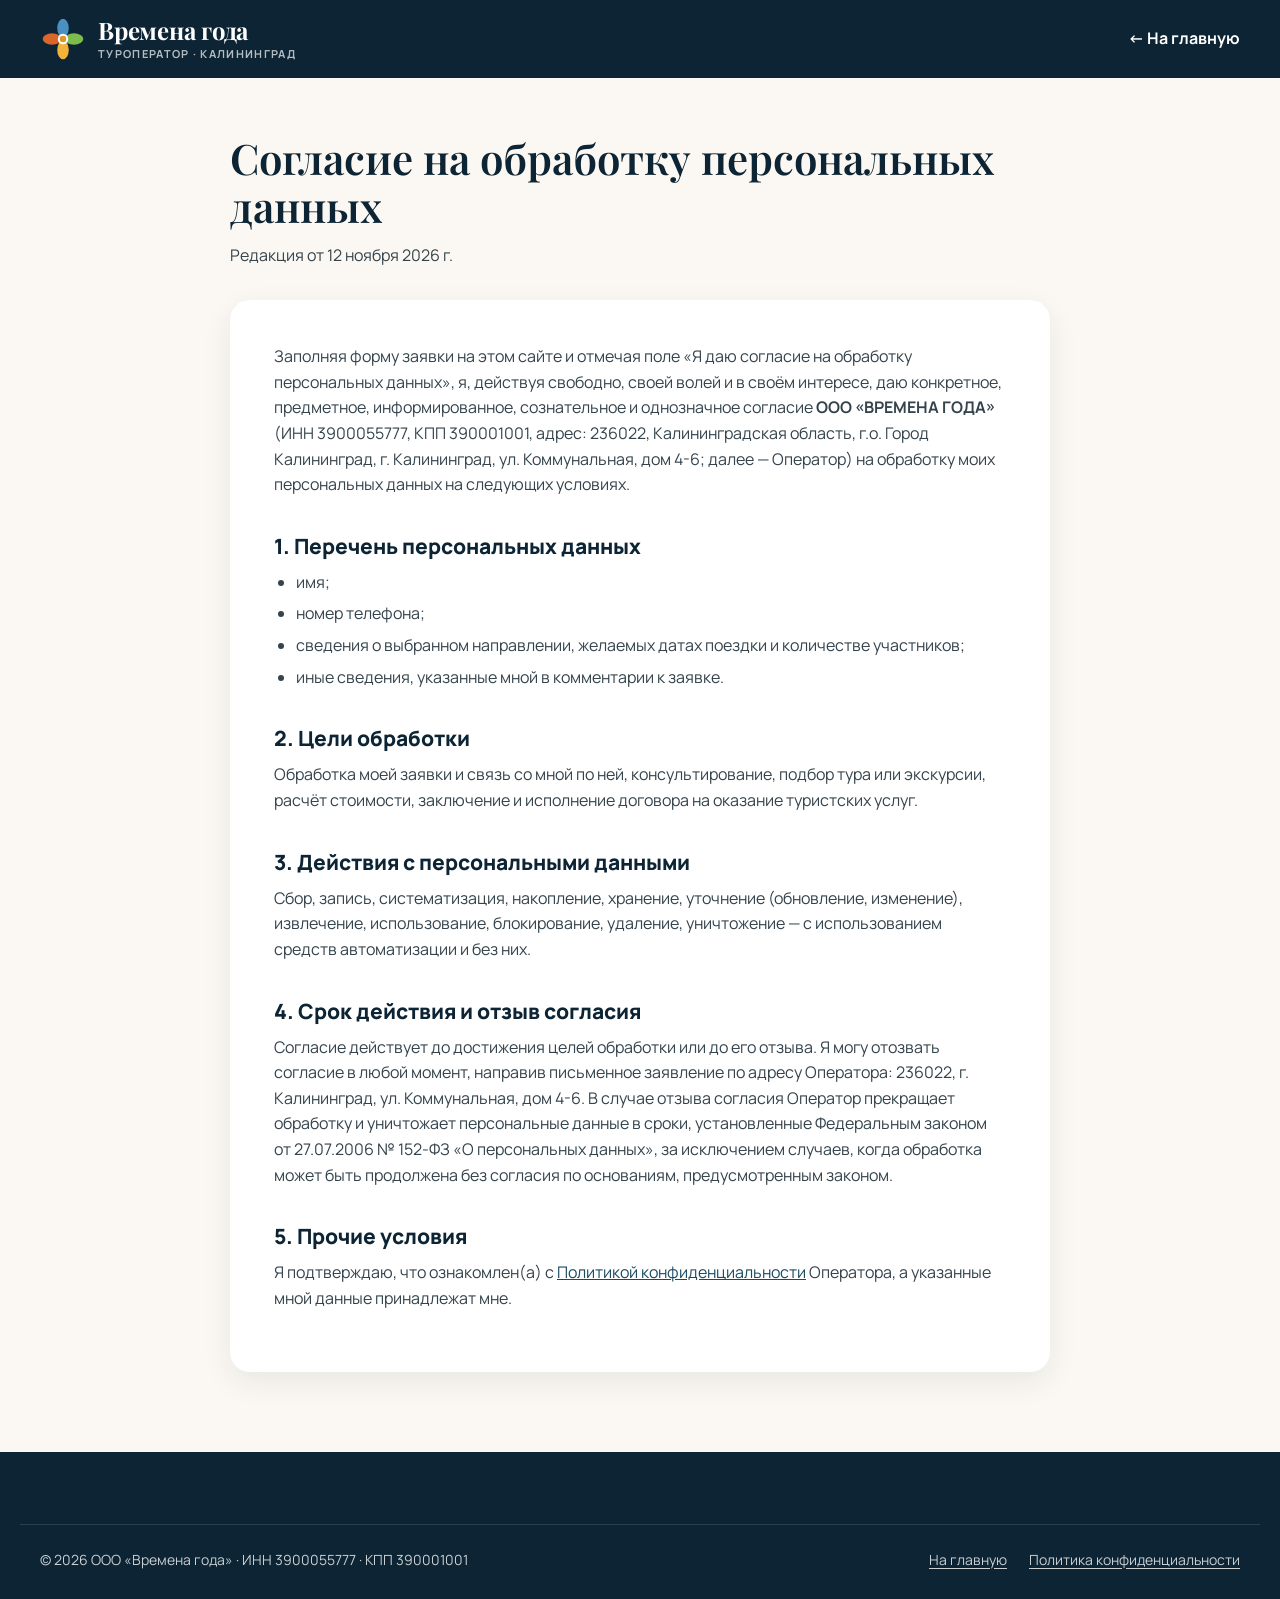
<file: consent.html>
<!doctype html>
<html lang="ru">
<head>
  <meta charset="utf-8">
  <meta name="viewport" content="width=device-width, initial-scale=1">
  <title>Согласие на обработку персональных данных — Времена года</title>
  <meta name="robots" content="noindex, follow">
  <link rel="icon" href="img/logo.svg" type="image/svg+xml">
  <link rel="preconnect" href="https://fonts.googleapis.com">
  <link rel="preconnect" href="https://fonts.gstatic.com" crossorigin>
  <link rel="stylesheet" href="https://fonts.googleapis.com/css2?family=Manrope:wght@400;500;600;700;800&family=Playfair+Display:wght@500;600;700&display=swap">
  <link rel="stylesheet" href="css/style.css">
</head>
<body>
<header class="page-header">
  <div class="container">
    <a href="index.html" class="logo" aria-label="Времена года — на главную">
      <img class="logo__mark" src="img/logo.svg" alt="">
      <span class="logo__text"><span class="logo__name">Времена года</span><span class="logo__tag">туроператор · Калининград</span></span>
    </a>
    <a class="page-header__back" href="index.html">← На главную</a>
  </div>
</header>

<main class="doc">
  <div class="container">
    <h1>Согласие на обработку персональных данных</h1>
    <p class="doc__meta">Редакция от 12 ноября 2026 г.</p>

    <div class="doc__box">
      <p>Заполняя форму заявки на этом сайте и отмечая поле «Я даю согласие на обработку персональных данных», я, действуя свободно, своей волей и в своём интересе, даю конкретное, предметное, информированное, сознательное и однозначное согласие <b>ООО «ВРЕМЕНА ГОДА»</b> (ИНН 3900055777, КПП 390001001, адрес: 236022, Калининградская область, г.о. Город Калининград, г. Калининград, ул. Коммунальная, дом 4-6; далее — Оператор) на обработку моих персональных данных на следующих условиях.</p>

      <h2>1. Перечень персональных данных</h2>
      <ul class="list">
        <li>имя;</li>
        <li>номер телефона;</li>
        <li>сведения о выбранном направлении, желаемых датах поездки и количестве участников;</li>
        <li>иные сведения, указанные мной в комментарии к заявке.</li>
      </ul>

      <h2>2. Цели обработки</h2>
      <p>Обработка моей заявки и связь со мной по ней, консультирование, подбор тура или экскурсии, расчёт стоимости, заключение и исполнение договора на оказание туристских услуг.</p>

      <h2>3. Действия с персональными данными</h2>
      <p>Сбор, запись, систематизация, накопление, хранение, уточнение (обновление, изменение), извлечение, использование, блокирование, удаление, уничтожение — с использованием средств автоматизации и без них.</p>

      <h2>4. Срок действия и отзыв согласия</h2>
      <p>Согласие действует до достижения целей обработки или до его отзыва. Я могу отозвать согласие в любой момент, направив письменное заявление по адресу Оператора: 236022, г. Калининград, ул. Коммунальная, дом 4-6. В случае отзыва согласия Оператор прекращает обработку и уничтожает персональные данные в сроки, установленные Федеральным законом от 27.07.2006 № 152-ФЗ «О персональных данных», за исключением случаев, когда обработка может быть продолжена без согласия по основаниям, предусмотренным законом.</p>

      <h2>5. Прочие условия</h2>
      <p>Я подтверждаю, что ознакомлен(а) с <a href="privacy.html">Политикой конфиденциальности</a> Оператора, а указанные мной данные принадлежат мне.</p>
    </div>
  </div>
</main>

<footer class="footer">
  <div class="container footer__bottom">
    <p>© 2026 ООО «Времена года» · ИНН 3900055777 · КПП 390001001</p>
    <ul class="footer__links">
      <li><a href="index.html">На главную</a></li>
      <li><a href="privacy.html">Политика конфиденциальности</a></li>
    </ul>
  </div>
</footer>
</body>
</html>
</file>
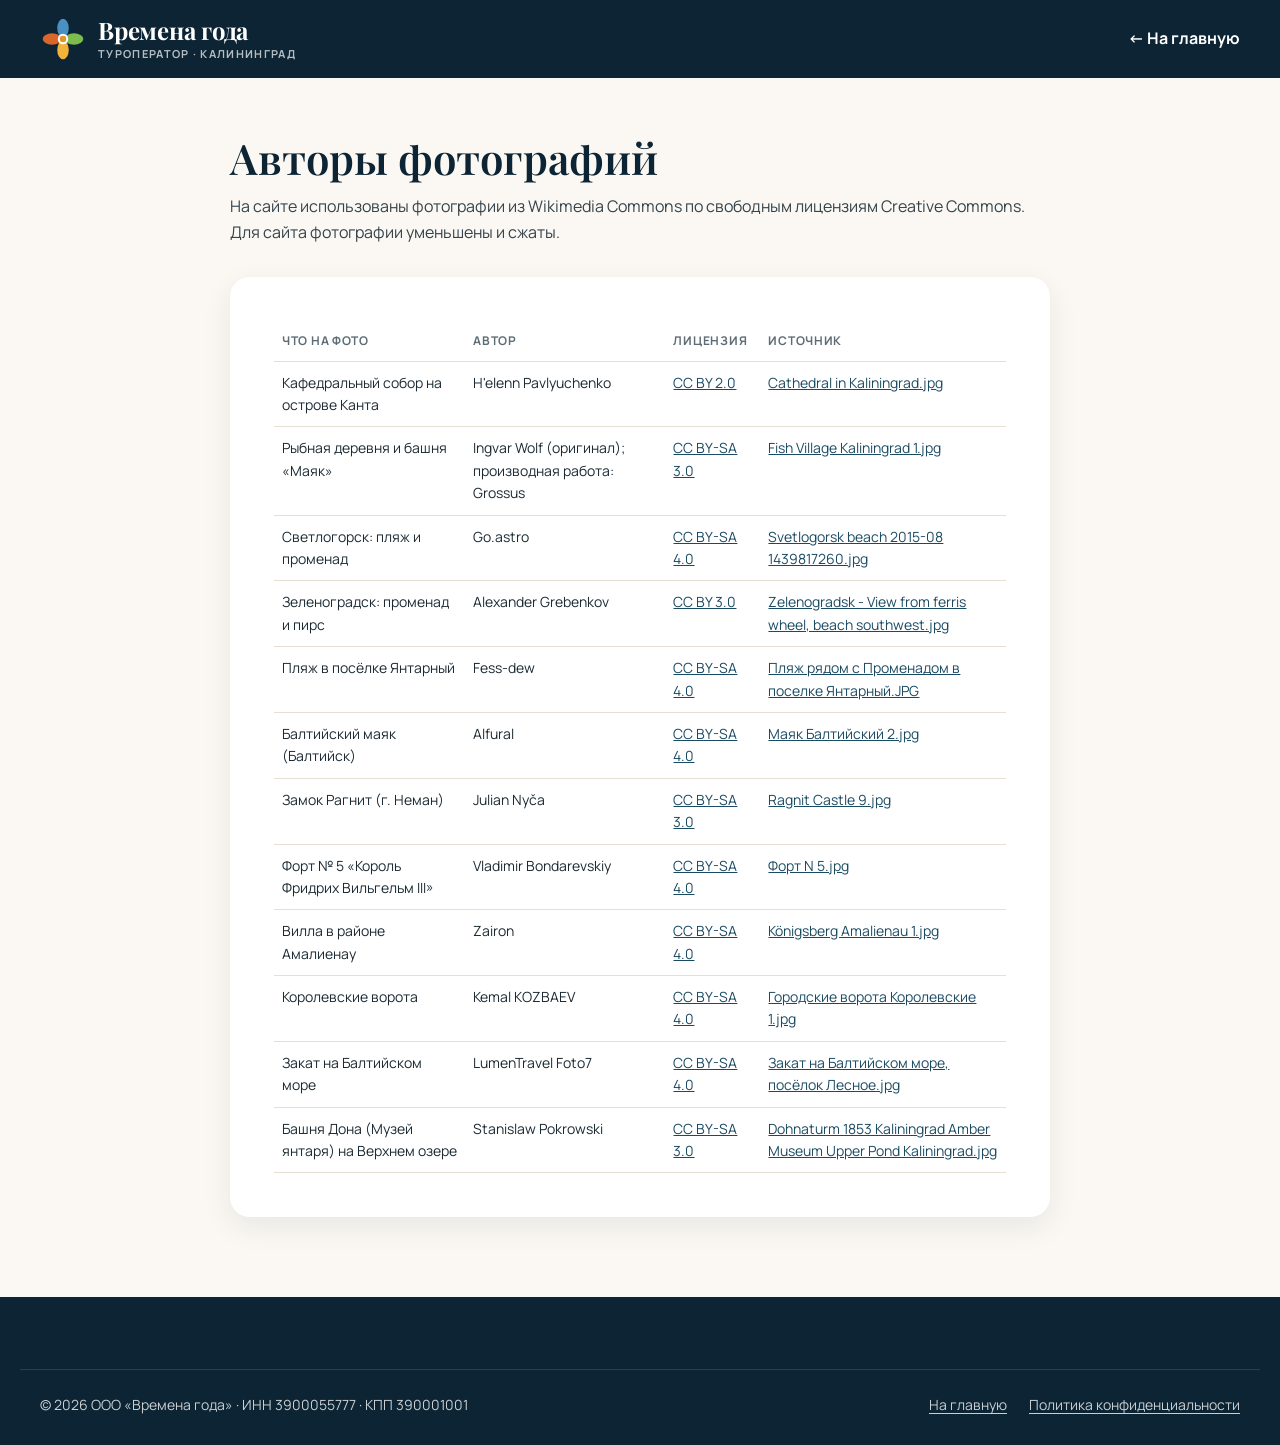
<file: credits.html>
<!doctype html>
<html lang="ru">
<head>
  <meta charset="utf-8">
  <meta name="viewport" content="width=device-width, initial-scale=1">
  <title>Авторы фотографий — Времена года</title>
  <meta name="robots" content="noindex, follow">
  <link rel="icon" href="img/logo.svg" type="image/svg+xml">
  <link rel="preconnect" href="https://fonts.googleapis.com">
  <link rel="preconnect" href="https://fonts.gstatic.com" crossorigin>
  <link rel="stylesheet" href="https://fonts.googleapis.com/css2?family=Manrope:wght@400;500;600;700;800&family=Playfair+Display:wght@500;600;700&display=swap">
  <link rel="stylesheet" href="css/style.css">
</head>
<body>
<header class="page-header">
  <div class="container">
    <a href="index.html" class="logo" aria-label="Времена года — на главную">
      <img class="logo__mark" src="img/logo.svg" alt="">
      <span class="logo__text"><span class="logo__name">Времена года</span><span class="logo__tag">туроператор · Калининград</span></span>
    </a>
    <a class="page-header__back" href="index.html">← На главную</a>
  </div>
</header>

<main class="doc">
  <div class="container">
    <h1>Авторы фотографий</h1>
    <p class="doc__meta">На сайте использованы фотографии из Wikimedia Commons по свободным лицензиям Creative Commons. Для сайта фотографии уменьшены и сжаты.</p>

    <div class="doc__box">
      <table class="credits-table">
        <thead>
          <tr><th>Что на фото</th><th>Автор</th><th>Лицензия</th><th>Источник</th></tr>
        </thead>
        <tbody>
          <tr><td>Кафедральный собор на острове Канта</td><td>H'elenn Pavlyuchenko</td><td><a href="https://creativecommons.org/licenses/by/2.0/" rel="license noopener" target="_blank">CC BY 2.0</a></td><td><a href="https://commons.wikimedia.org/wiki/File:Cathedral_in_Kaliningrad.jpg" target="_blank" rel="noopener">Cathedral in Kaliningrad.jpg</a></td></tr>
          <tr><td>Рыбная деревня и башня «Маяк»</td><td>Ingvar Wolf (оригинал); производная работа: Grossus</td><td><a href="https://creativecommons.org/licenses/by-sa/3.0/" rel="license noopener" target="_blank">CC BY-SA 3.0</a></td><td><a href="https://commons.wikimedia.org/wiki/File:Fish_Village_Kaliningrad_1.jpg" target="_blank" rel="noopener">Fish Village Kaliningrad 1.jpg</a></td></tr>
          <tr><td>Светлогорск: пляж и променад</td><td>Go.astro</td><td><a href="https://creativecommons.org/licenses/by-sa/4.0/" rel="license noopener" target="_blank">CC BY-SA 4.0</a></td><td><a href="https://commons.wikimedia.org/wiki/File:Svetlogorsk_beach_2015-08_1439817260.jpg" target="_blank" rel="noopener">Svetlogorsk beach 2015-08 1439817260.jpg</a></td></tr>
          <tr><td>Зеленоградск: променад и пирс</td><td>Alexander Grebenkov</td><td><a href="https://creativecommons.org/licenses/by/3.0/" rel="license noopener" target="_blank">CC BY 3.0</a></td><td><a href="https://commons.wikimedia.org/wiki/File:Zelenogradsk_-_View_from_ferris_wheel,_beach_southwest.jpg" target="_blank" rel="noopener">Zelenogradsk - View from ferris wheel, beach southwest.jpg</a></td></tr>
          <tr><td>Пляж в посёлке Янтарный</td><td>Fess-dew</td><td><a href="https://creativecommons.org/licenses/by-sa/4.0/" rel="license noopener" target="_blank">CC BY-SA 4.0</a></td><td><a href="https://commons.wikimedia.org/wiki/File:%D0%9F%D0%BB%D1%8F%D0%B6_%D1%80%D1%8F%D0%B4%D0%BE%D0%BC_%D1%81_%D0%9F%D1%80%D0%BE%D0%BC%D0%B5%D0%BD%D0%B0%D0%B4%D0%BE%D0%BC_%D0%B2_%D0%BF%D0%BE%D1%81%D0%B5%D0%BB%D0%BA%D0%B5_%D0%AF%D0%BD%D1%82%D0%B0%D1%80%D0%BD%D1%8B%D0%B9.JPG" target="_blank" rel="noopener">Пляж рядом с Променадом в поселке Янтарный.JPG</a></td></tr>
          <tr><td>Балтийский маяк (Балтийск)</td><td>Alfural</td><td><a href="https://creativecommons.org/licenses/by-sa/4.0/" rel="license noopener" target="_blank">CC BY-SA 4.0</a></td><td><a href="https://commons.wikimedia.org/wiki/File:%D0%9C%D0%B0%D1%8F%D0%BA_%D0%91%D0%B0%D0%BB%D1%82%D0%B8%D0%B9%D1%81%D0%BA%D0%B8%D0%B9_2.jpg" target="_blank" rel="noopener">Маяк Балтийский 2.jpg</a></td></tr>
          <tr><td>Замок Рагнит (г. Неман)</td><td>Julian Nyča</td><td><a href="https://creativecommons.org/licenses/by-sa/3.0/" rel="license noopener" target="_blank">CC BY-SA 3.0</a></td><td><a href="https://commons.wikimedia.org/wiki/File:Ragnit_Castle_9.jpg" target="_blank" rel="noopener">Ragnit Castle 9.jpg</a></td></tr>
          <tr><td>Форт № 5 «Король Фридрих Вильгельм III»</td><td>Vladimir Bondarevskiy</td><td><a href="https://creativecommons.org/licenses/by-sa/4.0/" rel="license noopener" target="_blank">CC BY-SA 4.0</a></td><td><a href="https://commons.wikimedia.org/wiki/File:%D0%A4%D0%BE%D1%80%D1%82_N_5.jpg" target="_blank" rel="noopener">Форт N 5.jpg</a></td></tr>
          <tr><td>Вилла в районе Амалиенау</td><td>Zairon</td><td><a href="https://creativecommons.org/licenses/by-sa/4.0/" rel="license noopener" target="_blank">CC BY-SA 4.0</a></td><td><a href="https://commons.wikimedia.org/wiki/File:K%C3%B6nigsberg_Amalienau_1.jpg" target="_blank" rel="noopener">Königsberg Amalienau 1.jpg</a></td></tr>
          <tr><td>Королевские ворота</td><td>Kemal KOZBAEV</td><td><a href="https://creativecommons.org/licenses/by-sa/4.0/" rel="license noopener" target="_blank">CC BY-SA 4.0</a></td><td><a href="https://commons.wikimedia.org/wiki/File:%D0%93%D0%BE%D1%80%D0%BE%D0%B4%D1%81%D0%BA%D0%B8%D0%B5_%D0%B2%D0%BE%D1%80%D0%BE%D1%82%D0%B0_%D0%9A%D0%BE%D1%80%D0%BE%D0%BB%D0%B5%D0%B2%D1%81%D0%BA%D0%B8%D0%B5_1.jpg" target="_blank" rel="noopener">Городские ворота Королевские 1.jpg</a></td></tr>
          <tr><td>Закат на Балтийском море</td><td>LumenTravel Foto7</td><td><a href="https://creativecommons.org/licenses/by-sa/4.0/" rel="license noopener" target="_blank">CC BY-SA 4.0</a></td><td><a href="https://commons.wikimedia.org/wiki/File:%D0%97%D0%B0%D0%BA%D0%B0%D1%82_%D0%BD%D0%B0_%D0%91%D0%B0%D0%BB%D1%82%D0%B8%D0%B9%D1%81%D0%BA%D0%BE%D0%BC_%D0%BC%D0%BE%D1%80%D0%B5,_%D0%BF%D0%BE%D1%81%D1%91%D0%BB%D0%BE%D0%BA_%D0%9B%D0%B5%D1%81%D0%BD%D0%BE%D0%B5.jpg" target="_blank" rel="noopener">Закат на Балтийском море, посёлок Лесное.jpg</a></td></tr>
          <tr><td>Башня Дона (Музей янтаря) на Верхнем озере</td><td>Stanislaw Pokrowski</td><td><a href="https://creativecommons.org/licenses/by-sa/3.0/" rel="license noopener" target="_blank">CC BY-SA 3.0</a></td><td><a href="https://commons.wikimedia.org/wiki/File:Dohnaturm_1853_Kaliningrad_Amber_Museum_Upper_Pond_Kaliningrad.jpg" target="_blank" rel="noopener">Dohnaturm 1853 Kaliningrad Amber Museum Upper Pond Kaliningrad.jpg</a></td></tr>
        </tbody>
      </table>
    </div>
  </div>
</main>

<footer class="footer">
  <div class="container footer__bottom">
    <p>© 2026 ООО «Времена года» · ИНН 3900055777 · КПП 390001001</p>
    <ul class="footer__links">
      <li><a href="index.html">На главную</a></li>
      <li><a href="privacy.html">Политика конфиденциальности</a></li>
    </ul>
  </div>
</footer>
</body>
</html>
</file>
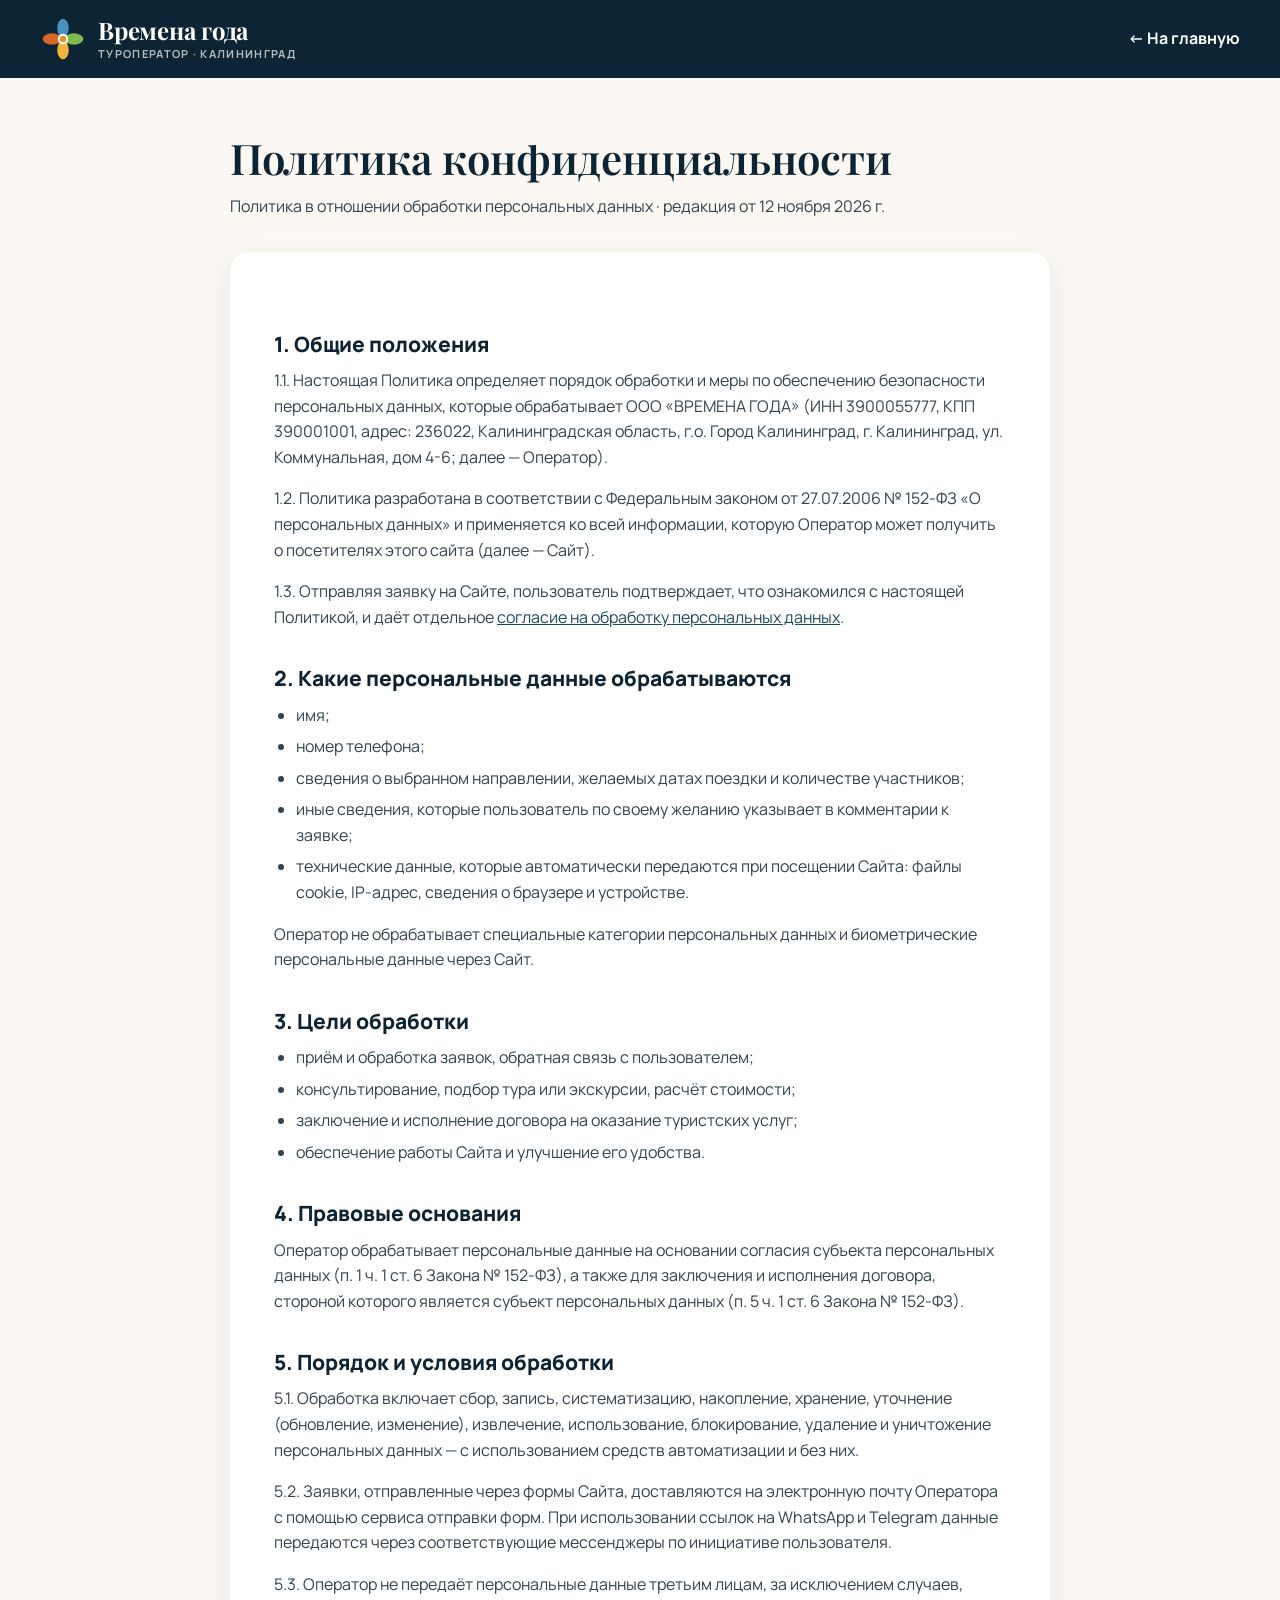
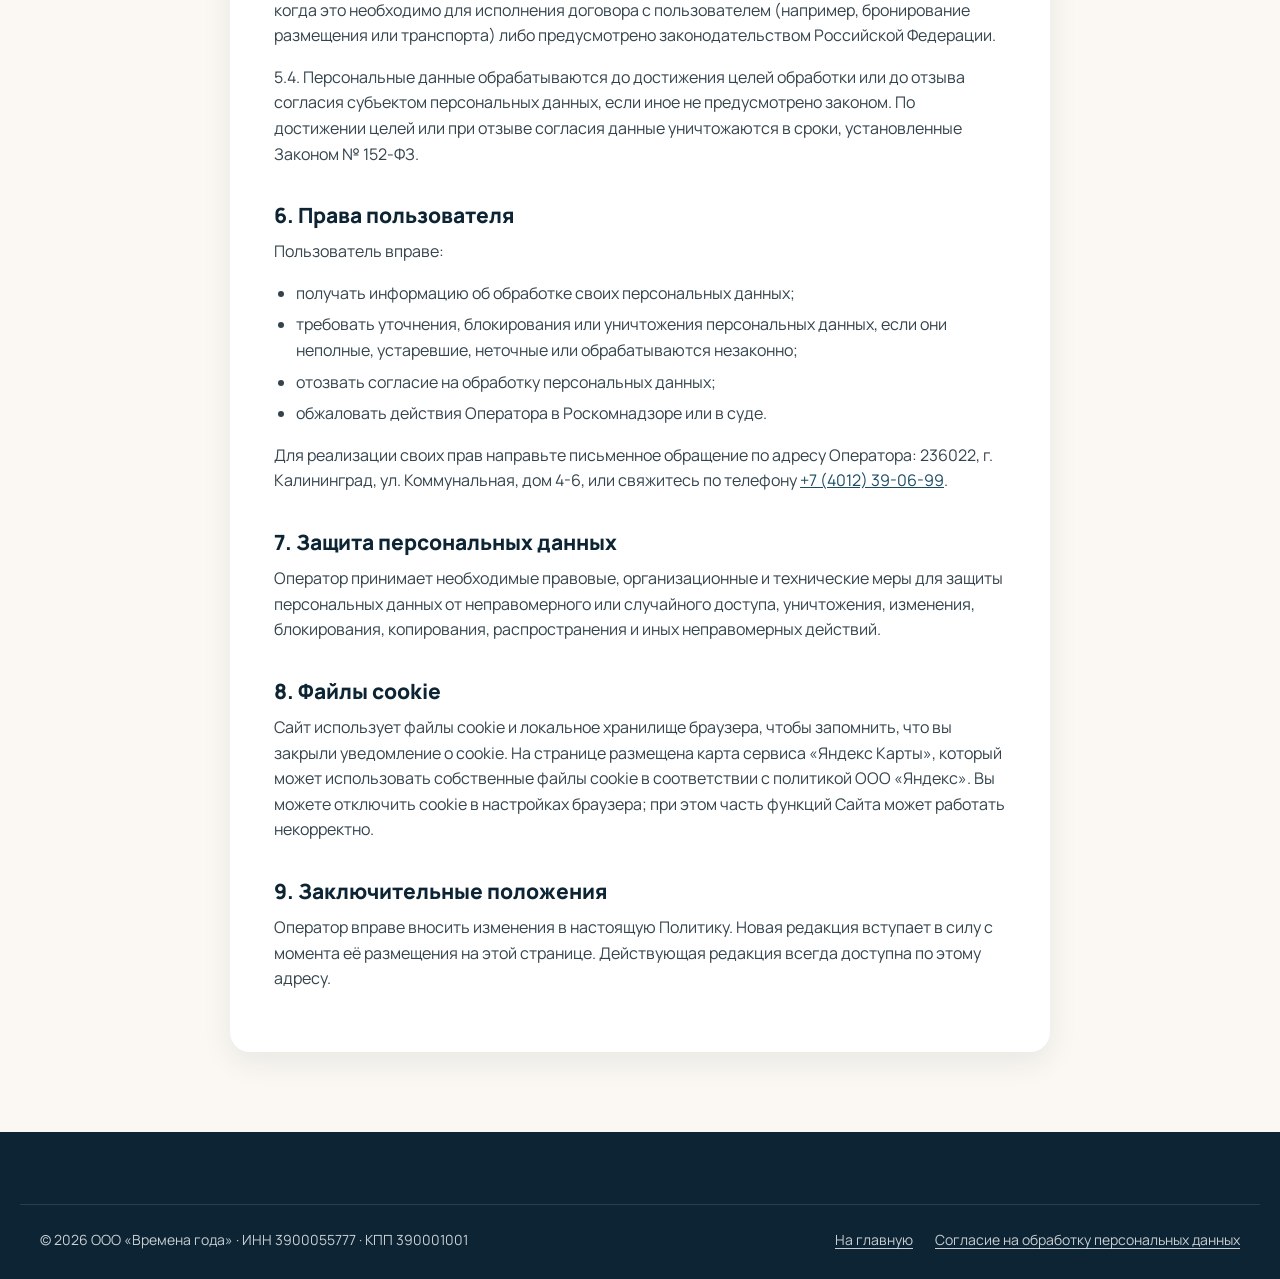
<file: privacy.html>
<!doctype html>
<html lang="ru">
<head>
  <meta charset="utf-8">
  <meta name="viewport" content="width=device-width, initial-scale=1">
  <title>Политика конфиденциальности — Времена года</title>
  <meta name="robots" content="noindex, follow">
  <link rel="icon" href="img/logo.svg" type="image/svg+xml">
  <link rel="preconnect" href="https://fonts.googleapis.com">
  <link rel="preconnect" href="https://fonts.gstatic.com" crossorigin>
  <link rel="stylesheet" href="https://fonts.googleapis.com/css2?family=Manrope:wght@400;500;600;700;800&family=Playfair+Display:wght@500;600;700&display=swap">
  <link rel="stylesheet" href="css/style.css">
</head>
<body>
<header class="page-header">
  <div class="container">
    <a href="index.html" class="logo" aria-label="Времена года — на главную">
      <img class="logo__mark" src="img/logo.svg" alt="">
      <span class="logo__text"><span class="logo__name">Времена года</span><span class="logo__tag">туроператор · Калининград</span></span>
    </a>
    <a class="page-header__back" href="index.html">← На главную</a>
  </div>
</header>

<main class="doc">
  <div class="container">
    <h1>Политика конфиденциальности</h1>
    <p class="doc__meta">Политика в отношении обработки персональных данных · редакция от 12 ноября 2026 г.</p>

    <div class="doc__box">
      <h2>1. Общие положения</h2>
      <p>1.1. Настоящая Политика определяет порядок обработки и меры по обеспечению безопасности персональных данных, которые обрабатывает ООО «ВРЕМЕНА ГОДА» (ИНН 3900055777, КПП 390001001, адрес: 236022, Калининградская область, г.о. Город Калининград, г. Калининград, ул. Коммунальная, дом 4-6; далее — Оператор).</p>
      <p>1.2. Политика разработана в соответствии с Федеральным законом от 27.07.2006 № 152-ФЗ «О персональных данных» и применяется ко всей информации, которую Оператор может получить о посетителях этого сайта (далее — Сайт).</p>
      <p>1.3. Отправляя заявку на Сайте, пользователь подтверждает, что ознакомился с настоящей Политикой, и даёт отдельное <a href="consent.html">согласие на обработку персональных данных</a>.</p>

      <h2>2. Какие персональные данные обрабатываются</h2>
      <ul class="list">
        <li>имя;</li>
        <li>номер телефона;</li>
        <li>сведения о выбранном направлении, желаемых датах поездки и количестве участников;</li>
        <li>иные сведения, которые пользователь по своему желанию указывает в комментарии к заявке;</li>
        <li>технические данные, которые автоматически передаются при посещении Сайта: файлы cookie, IP-адрес, сведения о браузере и устройстве.</li>
      </ul>
      <p>Оператор не обрабатывает специальные категории персональных данных и биометрические персональные данные через Сайт.</p>

      <h2>3. Цели обработки</h2>
      <ul class="list">
        <li>приём и обработка заявок, обратная связь с пользователем;</li>
        <li>консультирование, подбор тура или экскурсии, расчёт стоимости;</li>
        <li>заключение и исполнение договора на оказание туристских услуг;</li>
        <li>обеспечение работы Сайта и улучшение его удобства.</li>
      </ul>

      <h2>4. Правовые основания</h2>
      <p>Оператор обрабатывает персональные данные на основании согласия субъекта персональных данных (п. 1 ч. 1 ст. 6 Закона № 152-ФЗ), а также для заключения и исполнения договора, стороной которого является субъект персональных данных (п. 5 ч. 1 ст. 6 Закона № 152-ФЗ).</p>

      <h2>5. Порядок и условия обработки</h2>
      <p>5.1. Обработка включает сбор, запись, систематизацию, накопление, хранение, уточнение (обновление, изменение), извлечение, использование, блокирование, удаление и уничтожение персональных данных — с использованием средств автоматизации и без них.</p>
      <p>5.2. Заявки, отправленные через формы Сайта, доставляются на электронную почту Оператора с помощью сервиса отправки форм. При использовании ссылок на WhatsApp и Telegram данные передаются через соответствующие мессенджеры по инициативе пользователя.</p>
      <p>5.3. Оператор не передаёт персональные данные третьим лицам, за исключением случаев, когда это необходимо для исполнения договора с пользователем (например, бронирование размещения или транспорта) либо предусмотрено законодательством Российской Федерации.</p>
      <p>5.4. Персональные данные обрабатываются до достижения целей обработки или до отзыва согласия субъектом персональных данных, если иное не предусмотрено законом. По достижении целей или при отзыве согласия данные уничтожаются в сроки, установленные Законом № 152-ФЗ.</p>

      <h2>6. Права пользователя</h2>
      <p>Пользователь вправе:</p>
      <ul class="list">
        <li>получать информацию об обработке своих персональных данных;</li>
        <li>требовать уточнения, блокирования или уничтожения персональных данных, если они неполные, устаревшие, неточные или обрабатываются незаконно;</li>
        <li>отозвать согласие на обработку персональных данных;</li>
        <li>обжаловать действия Оператора в Роскомнадзоре или в суде.</li>
      </ul>
      <p>Для реализации своих прав направьте письменное обращение по адресу Оператора: 236022, г. Калининград, ул. Коммунальная, дом 4-6, или свяжитесь по телефону <a href="tel:+74012390699">+7 (4012) 39-06-99</a>.</p>

      <h2>7. Защита персональных данных</h2>
      <p>Оператор принимает необходимые правовые, организационные и технические меры для защиты персональных данных от неправомерного или случайного доступа, уничтожения, изменения, блокирования, копирования, распространения и иных неправомерных действий.</p>

      <h2>8. Файлы cookie</h2>
      <p>Сайт использует файлы cookie и локальное хранилище браузера, чтобы запомнить, что вы закрыли уведомление о cookie. На странице размещена карта сервиса «Яндекс Карты», который может использовать собственные файлы cookie в соответствии с политикой ООО «Яндекс». Вы можете отключить cookie в настройках браузера; при этом часть функций Сайта может работать некорректно.</p>

      <h2>9. Заключительные положения</h2>
      <p>Оператор вправе вносить изменения в настоящую Политику. Новая редакция вступает в силу с момента её размещения на этой странице. Действующая редакция всегда доступна по этому адресу.</p>
    </div>
  </div>
</main>

<footer class="footer">
  <div class="container footer__bottom">
    <p>© 2026 ООО «Времена года» · ИНН 3900055777 · КПП 390001001</p>
    <ul class="footer__links">
      <li><a href="index.html">На главную</a></li>
      <li><a href="consent.html">Согласие на обработку персональных данных</a></li>
    </ul>
  </div>
</footer>
</body>
</html>
</file>
<file: css/style.css>
/* ==========================================================================
   «Времена года» — стили сайта
   Цвета и шрифты меняются в одном месте — в блоке :root ниже.
   ========================================================================== */

:root {
  --navy-900: #0c2433;
  --navy-800: #12324a;
  --navy-700: #1b4b63;
  --teal-500: #2e7a93;
  --amber-500: #e0942b;
  --amber-400: #ebab4e;
  --amber-600: #c97c17;
  --amber-100: #fbecd5;
  --sand-50: #fbf8f3;
  --sand-100: #f4eee4;
  --white: #ffffff;
  --ink: #1c2a33;
  --muted: #5d6c75;
  --line: #e7dfd3;
  --ok: #2f8a4f;
  --err: #b8412c;

  --radius: 20px;
  --radius-sm: 12px;
  --shadow: 0 10px 30px rgba(12, 36, 51, .08);
  --shadow-lg: 0 24px 60px rgba(12, 36, 51, .18);

  --font: 'Manrope', system-ui, -apple-system, 'Segoe UI', Roboto, Arial, sans-serif;
  --serif: 'Playfair Display', Georgia, 'Times New Roman', serif;

  --header-h: 78px;
  --container: 1200px;
  --gutter: 20px;
}

/* ---------- База ---------- */
*, *::before, *::after { box-sizing: border-box; }
html { scroll-behavior: smooth; -webkit-text-size-adjust: 100%; }
body {
  margin: 0;
  font-family: var(--font);
  font-size: 16px;
  line-height: 1.6;
  color: var(--ink);
  background: var(--sand-50);
  -webkit-font-smoothing: antialiased;
  overflow-x: hidden;
}
img { max-width: 100%; display: block; }
a { color: inherit; }
button { font: inherit; color: inherit; cursor: pointer; }
h1, h2, h3 { margin: 0; line-height: 1.15; }
p { margin: 0 0 1em; }
ul { margin: 0; padding: 0; list-style: none; }
figure { margin: 0; }
:focus-visible { outline: 3px solid var(--amber-500); outline-offset: 3px; }
section[id], main [id] { scroll-margin-top: calc(var(--header-h) - 1px); }

.sprite { position: absolute; width: 0; height: 0; overflow: hidden; }
.icon { width: 1.1em; height: 1.1em; flex: none; }
.muted { color: var(--muted); }
.hp { position: absolute; left: -9999px; width: 1px; height: 1px; opacity: 0; }

.skip-link {
  position: absolute; left: 16px; top: -60px; z-index: 200;
  background: var(--navy-900); color: #fff; padding: 10px 16px; border-radius: 8px;
}
.skip-link:focus { top: 16px; }

.container {
  width: 100%;
  max-width: calc(var(--container) + var(--gutter) * 2);
  margin: 0 auto;
  padding: 0 var(--gutter);
}

.section { padding: clamp(64px, 9vw, 112px) 0; }

.eyebrow {
  display: inline-flex; align-items: center; gap: 10px;
  margin: 0 0 16px;
  font-size: 13px; font-weight: 700; letter-spacing: .14em; text-transform: uppercase;
  color: var(--amber-400);
}
.eyebrow::before { content: ""; width: 28px; height: 2px; background: currentColor; border-radius: 2px; }
.eyebrow--dark { color: var(--amber-600); }

.h2 {
  font-family: var(--serif);
  font-weight: 600;
  font-size: clamp(30px, 4vw, 46px);
  color: var(--navy-900);
  letter-spacing: -.01em;
}

.lead { font-size: clamp(18px, 1.6vw, 21px); line-height: 1.55; color: var(--navy-800); font-weight: 500; }

.section-head { max-width: 760px; margin-bottom: clamp(32px, 5vw, 56px); }
.section-head .h2 { margin-bottom: 18px; }
.section-head__text { color: var(--muted); font-size: 17px; margin: 0; }
.section-head--row {
  max-width: none; display: flex; align-items: flex-end; justify-content: space-between; gap: 24px; flex-wrap: wrap;
}
.section-head--row .h2 { margin-bottom: 0; }

.card { background: var(--white); border-radius: var(--radius); box-shadow: var(--shadow); }

/* ---------- Кнопки ---------- */
.btn {
  display: inline-flex; align-items: center; justify-content: center; gap: 10px;
  padding: 13px 24px;
  border: 2px solid transparent; border-radius: 999px;
  font-weight: 700; font-size: 15px; line-height: 1.2; text-decoration: none; white-space: nowrap;
  transition: background-color .2s, color .2s, border-color .2s, transform .2s, box-shadow .2s;
}
.btn:hover { transform: translateY(-1px); }
.btn:active { transform: translateY(0); }
.btn--amber { background: var(--amber-500); color: var(--navy-900); box-shadow: 0 8px 20px rgba(224, 148, 43, .28); }
.btn--amber:hover { background: var(--amber-400); }
.btn--ghost { border-color: rgba(255, 255, 255, .7); color: #fff; background: rgba(255, 255, 255, .06); backdrop-filter: blur(4px); }
.btn--ghost:hover { background: #fff; color: var(--navy-900); }
.btn--lg { padding: 16px 30px; font-size: 16px; }
.btn--sm { padding: 10px 18px; font-size: 14px; }
.btn--block { width: 100%; }
.btn--wa { background: #25d366; color: #0b3d20; }
.btn--wa:hover { background: #3ee07a; }
.btn--tg { background: #2aabee; color: #fff; }
.btn--tg:hover { background: #46b9f2; }
.btn[disabled] { opacity: .6; pointer-events: none; }

.link-arrow {
  display: inline-flex; align-items: center; gap: 8px; margin-top: 8px;
  font-weight: 700; color: var(--navy-700); text-decoration: none;
  border-bottom: 2px solid var(--amber-500); padding-bottom: 2px;
}
.link-arrow .icon { transition: transform .2s; }
.link-arrow:hover .icon { transform: translateX(4px); }

/* ---------- Логотип ---------- */
.logo { display: inline-flex; align-items: center; gap: 12px; text-decoration: none; color: var(--navy-900); }
.logo__mark { width: 46px; height: 46px; flex: none; }
.logo__text { display: flex; flex-direction: column; line-height: 1.05; }
.logo__name { font-family: var(--serif); font-weight: 700; font-size: 24px; letter-spacing: -.01em; }
.logo__tag { margin-top: 5px; font-size: 11px; font-weight: 700; letter-spacing: .12em; text-transform: uppercase; opacity: .7; }
.logo--light { color: #fff; }

/* ---------- 1. Шапка ---------- */
.header {
  position: fixed; inset: 0 0 auto; z-index: 100;
  height: var(--header-h);
  color: #fff;
  transition: background-color .3s, box-shadow .3s, color .3s;
}
.header .logo { color: #fff; }
.header.is-solid {
  background: rgba(255, 255, 255, .97);
  color: var(--navy-900);
  box-shadow: 0 4px 24px rgba(12, 36, 51, .08);
}
.header.is-solid .logo { color: var(--navy-900); }
.header__inner { height: 100%; display: flex; align-items: center; gap: 28px; }

.nav { margin-left: auto; }
.nav__list { display: flex; gap: 4px; }
.nav__list a {
  display: block; padding: 8px 12px; border-radius: 8px;
  font-weight: 600; font-size: 15px; text-decoration: none; opacity: .92;
  position: relative;
}
.nav__list a::after {
  content: ""; position: absolute; left: 12px; right: 12px; bottom: 2px; height: 2px;
  background: var(--amber-500); border-radius: 2px; transform: scaleX(0); transition: transform .25s;
}
.nav__list a:hover::after, .nav__list a.is-current::after { transform: scaleX(1); }
.nav__mobile-extra { display: none; }

.header__actions { display: flex; align-items: center; gap: 18px; }
.header__phone { display: inline-flex; align-items: center; gap: 8px; font-weight: 700; text-decoration: none; white-space: nowrap; }
.header__phone .icon { color: var(--amber-500); }

.burger {
  display: none; width: 44px; height: 44px; padding: 0; border: 0; border-radius: 10px;
  background: transparent; position: relative;
}
.burger span {
  position: absolute; left: 11px; right: 11px; height: 2px; background: currentColor; border-radius: 2px;
  transition: transform .25s, opacity .2s, top .25s;
}
.burger span:nth-child(1) { top: 15px; }
.burger span:nth-child(2) { top: 21px; }
.burger span:nth-child(3) { top: 27px; }
.burger[aria-expanded="true"] span:nth-child(1) { top: 21px; transform: rotate(45deg); }
.burger[aria-expanded="true"] span:nth-child(2) { opacity: 0; }
.burger[aria-expanded="true"] span:nth-child(3) { top: 21px; transform: rotate(-45deg); }

/* ---------- 2. Главный экран ---------- */
.hero {
  position: relative; isolation: isolate;
  min-height: max(640px, min(100svh, 1000px));
  display: flex; flex-direction: column; justify-content: center;
  color: #fff; overflow: hidden;
  background: var(--navy-900);
}
.hero__slides, .hero__overlay { position: absolute; inset: 0; z-index: -1; }
.hero__slide {
  position: absolute; inset: 0;
  background-size: cover; background-position: center;
  opacity: 0; transform: scale(1.06);
  transition: opacity 1.4s ease, transform 7s ease-out;
}
.hero__slide.is-active { opacity: 1; transform: scale(1); }
.hero__overlay {
  background:
    linear-gradient(90deg, rgba(8, 26, 38, .82) 0%, rgba(8, 26, 38, .55) 45%, rgba(8, 26, 38, .15) 100%),
    linear-gradient(0deg, rgba(8, 26, 38, .7) 0%, rgba(8, 26, 38, 0) 35%),
    linear-gradient(180deg, rgba(8, 26, 38, .55) 0%, rgba(8, 26, 38, 0) 22%);
}
.hero__content { padding-top: calc(var(--header-h) + 40px); padding-bottom: 120px; }
.hero__title {
  font-family: var(--serif); font-weight: 600;
  font-size: clamp(40px, 6.4vw, 80px);
  line-height: 1.04; letter-spacing: -.015em;
  max-width: 12.5em; margin-bottom: 28px;
  text-wrap: balance;
}
.hero__title span { display: block; color: var(--amber-400); font-style: italic; }
.hero__dirs { display: grid; gap: 10px; margin-bottom: 36px; max-width: 620px; }
.hero__dirs li { display: flex; align-items: flex-start; gap: 10px; font-size: clamp(16px, 1.5vw, 19px); line-height: 1.45; }
.hero__dirs .icon { margin-top: .2em; color: var(--amber-400); }
.hero__dirs b { font-weight: 700; }
.hero__cta { display: flex; flex-wrap: wrap; gap: 14px; }

.hero__bottom {
  position: absolute; left: 0; right: 0; bottom: 32px;
  display: flex; align-items: center; justify-content: space-between; gap: 16px;
}
.hero__caption { margin: 0; font-size: 14px; opacity: .85; display: flex; align-items: center; gap: 10px; }
.hero__caption::before { content: ""; width: 8px; height: 8px; border-radius: 50%; background: var(--amber-500); }
.hero__caption:empty::before { display: none; }
.hero__dots { display: flex; gap: 8px; }
.hero__dot {
  width: 34px; height: 4px; padding: 0; border: 0; border-radius: 4px;
  background: rgba(255, 255, 255, .35); transition: background-color .3s, width .3s;
}
.hero__dot.is-active { background: var(--amber-500); width: 54px; }

/* ---------- Приветствие ---------- */
.welcome { background: var(--sand-50); }
.welcome__grid { display: grid; grid-template-columns: 1.05fr 1fr; gap: clamp(40px, 6vw, 88px); align-items: center; }
.welcome__text .h2 { margin-bottom: 22px; }
.welcome__text p:not(.lead):not(.eyebrow) { color: #3b4a53; font-size: 17px; }
.welcome__media { position: relative; height: 560px; }
.welcome__fig { position: absolute; border-radius: var(--radius); overflow: hidden; box-shadow: var(--shadow-lg); }
.welcome__fig img { width: 100%; height: 100%; object-fit: cover; }
.welcome__fig figcaption {
  position: absolute; left: 14px; bottom: 14px;
  padding: 6px 12px; border-radius: 999px;
  background: rgba(255, 255, 255, .92); color: var(--navy-900); font-size: 13px; font-weight: 700;
}
.welcome__fig--a { top: 0; right: 0; width: 78%; height: 66%; }
.welcome__fig--a figcaption { left: auto; right: 14px; top: 14px; bottom: auto; }
.welcome__fig--b { left: 0; bottom: 0; width: 56%; height: 50%; border: 6px solid var(--sand-50); }
.welcome__badge {
  position: absolute; right: 6%; bottom: 8%;
  display: flex; align-items: center; gap: 14px;
  padding: 18px 22px; border-radius: 18px;
  background: var(--navy-900); color: #fff; box-shadow: var(--shadow-lg);
}
.welcome__badge-num { font-family: var(--serif); font-size: 44px; font-weight: 700; color: var(--amber-400); line-height: 1; }
.welcome__badge-text { font-size: 14px; line-height: 1.35; opacity: .9; }

/* ---------- 3. О компании ---------- */
.about { background: var(--white); }
.features { display: grid; grid-template-columns: repeat(3, 1fr); gap: 22px; }
.feature {
  padding: 30px 28px; border-radius: var(--radius);
  background: var(--sand-50); border: 1px solid var(--line);
  transition: transform .25s, box-shadow .25s, border-color .25s;
}
.feature:hover { transform: translateY(-4px); box-shadow: var(--shadow); border-color: transparent; }
.feature__icon {
  display: grid; place-items: center; width: 56px; height: 56px; margin-bottom: 20px;
  border-radius: 16px; background: var(--amber-100); color: var(--amber-600);
}
.feature__icon svg { width: 28px; height: 28px; }
.feature__title { font-size: 20px; font-weight: 800; color: var(--navy-900); margin-bottom: 10px; }
.feature p { margin: 0; color: var(--muted); }

/* ---------- 4. Направления ---------- */
.tours { background: var(--sand-100); }
.filters { display: flex; flex-wrap: wrap; gap: 8px; }
.filter {
  padding: 9px 16px; border-radius: 999px; border: 1px solid var(--line);
  background: var(--white); font-weight: 600; font-size: 14px; color: var(--navy-800);
  transition: background-color .2s, color .2s, border-color .2s;
}
.filter:hover { border-color: var(--navy-700); }
.filter.is-active { background: var(--navy-900); border-color: var(--navy-900); color: #fff; }

.tours__grid { display: grid; grid-template-columns: repeat(3, 1fr); gap: 24px; }
.tour-card {
  display: flex; flex-direction: column;
  background: var(--white); border-radius: var(--radius); overflow: hidden; box-shadow: var(--shadow);
  transition: transform .3s, box-shadow .3s;
}
.tour-card:hover { transform: translateY(-6px); box-shadow: var(--shadow-lg); }
.tour-card[hidden] { display: none; }
.tour-card__media { position: relative; aspect-ratio: 16 / 10.5; overflow: hidden; background: var(--sand-100); }
.tour-card__media img { width: 100%; height: 100%; object-fit: cover; transition: transform .6s; }
.tour-card:hover .tour-card__media img { transform: scale(1.06); }
.tour-card__badge {
  position: absolute; left: 14px; top: 14px;
  padding: 5px 12px; border-radius: 999px;
  background: rgba(12, 36, 51, .78); color: #fff; font-size: 12px; font-weight: 700; letter-spacing: .02em;
  backdrop-filter: blur(4px);
}
.tour-card__body { display: flex; flex-direction: column; flex: 1; padding: 22px 24px 24px; }
.tour-card__title { font-family: var(--serif); font-size: 23px; font-weight: 600; color: var(--navy-900); margin-bottom: 10px; }
.tour-card__text { color: var(--muted); font-size: 15px; margin-bottom: 16px; }
.tour-card__meta { display: flex; flex-wrap: wrap; gap: 8px 18px; margin-bottom: 20px; font-size: 14px; font-weight: 600; color: var(--navy-700); }
.tour-card__meta li { display: inline-flex; align-items: center; gap: 6px; }
.tour-card__meta .icon { color: var(--amber-600); }
.tour-card__foot {
  margin-top: auto; padding-top: 18px; border-top: 1px dashed var(--line);
  display: flex; align-items: center; justify-content: space-between; gap: 12px;
}
.tour-card__price { font-size: 14px; color: var(--muted); font-weight: 600; }

.tour-card--featured { grid-column: span 2; }
.tour-card--featured .tour-card__media { aspect-ratio: 16 / 6.6; }
.tour-card--featured .tour-card__title { font-size: 28px; }

.tours__cta {
  display: flex; flex-direction: column; align-items: flex-start;
  padding: 32px 28px; border-radius: var(--radius); color: #fff;
  background:
    radial-gradient(circle at 85% 12%, rgba(224, 148, 43, .38), transparent 50%),
    linear-gradient(150deg, var(--navy-900), var(--navy-700));
  box-shadow: var(--shadow);
}
.tours__cta-mark { width: 56px; height: 56px; margin-bottom: auto; }
.tours__cta-title { font-family: var(--serif); font-size: 28px; font-weight: 600; margin: 28px 0 12px; }
.tours__cta p { opacity: .85; margin-bottom: 24px; }

/* ---------- 5. Галерея ---------- */
.gallery { background: var(--white); }
.gallery__grid {
  display: grid; grid-template-columns: repeat(4, 1fr); grid-auto-rows: 230px; gap: 14px;
  grid-auto-flow: dense;
}
.gallery__item { border-radius: var(--radius-sm); overflow: hidden; background: var(--sand-100); }
.gallery__item--big { grid-column: span 2; grid-row: span 2; }
.gallery__item--wide { grid-column: span 2; }
.gallery__item button { position: relative; display: block; width: 100%; height: 100%; padding: 0; border: 0; background: none; }
.gallery__item img { width: 100%; height: 100%; object-fit: cover; transition: transform .6s; }
.gallery__item span {
  position: absolute; inset: auto 0 0; padding: 30px 16px 14px; text-align: left;
  color: #fff; font-weight: 700; font-size: 14px;
  background: linear-gradient(0deg, rgba(8, 26, 38, .75), transparent);
  opacity: 0; transform: translateY(8px); transition: opacity .3s, transform .3s;
}
.gallery__item button:hover img, .gallery__item button:focus-visible img { transform: scale(1.05); }
.gallery__item button:hover span, .gallery__item button:focus-visible span { opacity: 1; transform: none; }

/* ---------- 6. Контакты ---------- */
.contacts { background: var(--sand-50); }
.contacts__grid { display: grid; grid-template-columns: 1.1fr 1fr; gap: 28px; align-items: start; }
.contacts__info { display: grid; gap: 20px; }
.contact-card { padding: 30px; }
.contact-card__company { font-weight: 800; letter-spacing: .04em; color: var(--navy-900); margin-bottom: 18px; }
.contact-list { display: grid; gap: 18px; margin-bottom: 24px; }
.contact-list li { display: flex; gap: 14px; align-items: flex-start; }
.contact-list__icon {
  display: grid; place-items: center; width: 42px; height: 42px; flex: none;
  border-radius: 12px; background: var(--amber-100); color: var(--amber-600);
}
.contact-list__icon svg { width: 20px; height: 20px; }
.contact-list__label { display: block; font-size: 13px; font-weight: 700; color: var(--muted); text-transform: uppercase; letter-spacing: .06em; margin-bottom: 2px; }
.contact-list a { font-weight: 700; color: var(--navy-900); text-decoration: none; font-size: 17px; }
.contact-list a:hover { color: var(--amber-600); }
.messengers { display: flex; flex-wrap: wrap; gap: 10px; }
.map { border-radius: var(--radius); overflow: hidden; box-shadow: var(--shadow); height: 300px; background: var(--sand-100); }
.map iframe { width: 100%; height: 100%; border: 0; display: block; }

.form-card { padding: clamp(26px, 3.4vw, 40px); }
.form-card__title { font-family: var(--serif); font-size: 28px; font-weight: 600; color: var(--navy-900); margin-bottom: 8px; }
.form-card__text { color: var(--muted); margin-bottom: 22px; }

/* Формы */
.request-form { display: grid; gap: 14px; }
.field { display: grid; gap: 6px; }
.field label { font-size: 14px; font-weight: 700; color: var(--navy-800); }
.field label span { color: var(--amber-600); }
.field input, .field select, .field textarea {
  width: 100%; padding: 13px 16px;
  border: 1.5px solid var(--line); border-radius: var(--radius-sm);
  background: var(--sand-50); color: var(--ink);
  font: inherit; font-size: 16px;
  transition: border-color .2s, box-shadow .2s, background-color .2s;
}
.field textarea { resize: vertical; min-height: 90px; }
.field select {
  appearance: none; padding-right: 42px;
  background-image: url("data:image/svg+xml,%3Csvg xmlns='http://www.w3.org/2000/svg' width='20' height='20' viewBox='0 0 24 24' fill='none' stroke='%231b4b63' stroke-width='2' stroke-linecap='round' stroke-linejoin='round'%3E%3Cpath d='m6 9 6 6 6-6'/%3E%3C/svg%3E");
  background-repeat: no-repeat; background-position: right 14px center;
}
.field input:focus, .field select:focus, .field textarea:focus {
  outline: none; border-color: var(--amber-500); background-color: #fff; box-shadow: 0 0 0 4px rgba(224, 148, 43, .18);
}
.field.is-invalid input { border-color: var(--err); }
.consent { display: flex; gap: 10px; align-items: flex-start; font-size: 13px; line-height: 1.45; color: var(--muted); cursor: pointer; }
.consent input { width: 18px; height: 18px; margin: 1px 0 0; flex: none; accent-color: var(--amber-600); }
.consent a { color: var(--navy-700); }
.consent.is-invalid { color: var(--err); }
.form-status { font-size: 14px; line-height: 1.5; }
.form-status:empty { display: none; }
.form-status.is-ok, .form-status.is-err { padding: 12px 14px; border-radius: var(--radius-sm); }
.form-status.is-ok { background: #e6f4ea; color: #1f5f35; }
.form-status.is-err { background: #fbe9e5; color: #8a2f1f; }
.form-status a { font-weight: 700; color: inherit; }

/* ---------- 7. Подвал ---------- */
.footer { background: var(--navy-900); color: rgba(255, 255, 255, .78); padding: 72px 0 0; font-size: 15px; }
.footer__grid { display: grid; grid-template-columns: 1.5fr 1fr 1.1fr 1.2fr; gap: 40px; padding-bottom: 48px; }
.footer__about p { margin: 18px 0 0; max-width: 340px; }
.footer__title { font-size: 13px; font-weight: 800; letter-spacing: .12em; text-transform: uppercase; color: var(--amber-400); margin-bottom: 18px; }
.footer__col ul { display: grid; gap: 10px; }
.footer a { color: #fff; text-decoration: none; }
.footer a:hover { color: var(--amber-400); }
.footer__legal li { color: rgba(255, 255, 255, .78); }
.footer__bottom {
  display: flex; justify-content: space-between; align-items: center; gap: 16px; flex-wrap: wrap;
  padding-top: 24px; padding-bottom: 28px; border-top: 1px solid rgba(255, 255, 255, .12);
  font-size: 14px;
}
.footer__bottom p { margin: 0; }
.footer__links { display: flex; flex-wrap: wrap; gap: 8px 22px; }
.footer__links a { color: rgba(255, 255, 255, .78); text-decoration: underline; text-underline-offset: 3px; }

/* ---------- Плавающие кнопки ---------- */
.float-contacts { position: fixed; right: 20px; bottom: 20px; z-index: 90; display: grid; gap: 10px; }
.float-contacts__btn {
  display: grid; place-items: center; width: 54px; height: 54px; border-radius: 50%;
  color: #fff; box-shadow: 0 10px 24px rgba(0, 0, 0, .2); transition: transform .2s;
}
.float-contacts__btn:hover { transform: scale(1.08); }
.float-contacts__btn svg { width: 28px; height: 28px; }
.float-contacts__btn--wa { background: #25d366; }
.float-contacts__btn--tg { background: #2aabee; }

/* ---------- Модальное окно ---------- */
dialog { padding: 0; border: 0; color: inherit; }
.modal { width: min(520px, calc(100% - 32px)); max-height: calc(100% - 32px); border-radius: var(--radius); background: var(--white); box-shadow: var(--shadow-lg); }
.modal::backdrop { background: rgba(8, 26, 38, .62); backdrop-filter: blur(3px); }
.modal[open] { animation: pop .3s ease; }
.modal__box { position: relative; padding: 36px clamp(22px, 5vw, 40px) 32px; }
.modal__title { font-family: var(--serif); font-size: 30px; font-weight: 600; color: var(--navy-900); margin-bottom: 8px; padding-right: 36px; }
.modal__text { color: var(--muted); margin-bottom: 20px; }
.modal__close {
  position: absolute; right: 16px; top: 16px; width: 40px; height: 40px; padding: 0;
  display: grid; place-items: center; border: 0; border-radius: 50%; background: var(--sand-100); color: var(--navy-900);
}
.modal__close:hover { background: var(--amber-100); }
.modal__close svg { width: 20px; height: 20px; }
@keyframes pop { from { opacity: 0; transform: translateY(16px) scale(.98); } to { opacity: 1; transform: none; } }

/* ---------- Просмотр фото ---------- */
.lightbox {
  width: 100%; height: 100%; max-width: none; max-height: none; margin: 0;
  background: rgba(6, 18, 27, .94); color: #fff;
}
.lightbox[open] { display: flex; align-items: center; justify-content: center; }
.lightbox::backdrop { background: rgba(6, 18, 27, .94); }
.lightbox__figure { max-width: min(1400px, calc(100% - 140px)); max-height: calc(100% - 80px); display: flex; flex-direction: column; align-items: center; gap: 14px; }
.lightbox__figure img { max-width: 100%; max-height: calc(100vh - 140px); object-fit: contain; border-radius: 8px; }
.lightbox__figure figcaption { font-weight: 600; opacity: .9; text-align: center; }
.lightbox__btn {
  position: absolute; display: grid; place-items: center; width: 52px; height: 52px; padding: 0;
  border: 0; border-radius: 50%; background: rgba(255, 255, 255, .12); color: #fff; transition: background-color .2s;
}
.lightbox__btn:hover { background: rgba(255, 255, 255, .25); }
.lightbox__btn svg { width: 26px; height: 26px; }
.lightbox__close { top: 20px; right: 20px; }
.lightbox__prev { left: 20px; top: 50%; transform: translateY(-50%); }
.lightbox__next { right: 20px; top: 50%; transform: translateY(-50%); }

/* ---------- Cookie ---------- */
.cookie {
  position: fixed; left: 20px; bottom: 20px; z-index: 95;
  max-width: 440px; display: flex; align-items: center; gap: 16px;
  padding: 16px 18px; border-radius: 16px;
  background: var(--white); box-shadow: var(--shadow-lg); font-size: 14px; line-height: 1.45;
}
.cookie[hidden] { display: none; }
.cookie p { margin: 0; color: var(--muted); }
.cookie a { color: var(--navy-700); }

/* ---------- Появление при прокрутке ---------- */
.js .reveal { opacity: 0; transform: translateY(24px); transition: opacity .7s ease, transform .7s ease; }
.js .reveal.is-visible { opacity: 1; transform: none; }

/* ---------- Адаптив ---------- */
@media (max-width: 1100px) {
  .header__phone span { display: none; }
  .header__phone { width: 44px; height: 44px; justify-content: center; border-radius: 50%; border: 1.5px solid currentColor; }
  .header__phone .icon { width: 20px; height: 20px; }
  .footer__grid { grid-template-columns: 1fr 1fr; }
}

@media (max-width: 980px) {
  :root { --header-h: 68px; }
  .burger { display: block; }
  .header__cta { display: none; }
  .header__actions { margin-left: auto; gap: 8px; }
  .nav {
    position: fixed; inset: var(--header-h) 0 0; z-index: -1;
    margin: 0; padding: 24px var(--gutter) 40px;
    background: var(--white); color: var(--navy-900);
    display: flex; flex-direction: column; gap: 24px; overflow-y: auto;
    opacity: 0; visibility: hidden; transform: translateY(-8px);
    transition: opacity .25s, transform .25s, visibility .25s;
  }
  .nav.is-open { opacity: 1; visibility: visible; transform: none; }
  .nav__list { flex-direction: column; gap: 0; }
  .nav__list a { padding: 14px 4px; font-size: 20px; border-bottom: 1px solid var(--line); border-radius: 0; }
  .nav__list a::after { display: none; }
  .nav__mobile-extra { display: grid; gap: 12px; }
  .nav__phone { font-size: 20px; font-weight: 800; text-decoration: none; }
  .menu-open .header { background: var(--white); color: var(--navy-900); }
  .menu-open .header .logo { color: var(--navy-900); }
  .menu-open { overflow: hidden; }

  .welcome__grid, .contacts__grid { grid-template-columns: 1fr; }
  .welcome__media { height: 460px; }
  .features, .tours__grid { grid-template-columns: repeat(2, 1fr); }
  .tours__cta { grid-column: span 2; }
  .tours__cta-mark { margin-bottom: 0; }
  .gallery__grid { grid-template-columns: repeat(3, 1fr); grid-auto-rows: 200px; }
}

@media (max-width: 640px) {
  :root { --gutter: 16px; }
  .logo__mark { width: 40px; height: 40px; }
  .logo__name { font-size: 21px; }
  .logo__tag { font-size: 9px; letter-spacing: .07em; white-space: nowrap; }
  .hero__content { padding-bottom: 100px; }
  .hero__cta .btn { width: 100%; }
  .hero__bottom { bottom: 22px; }
  .hero__caption { font-size: 13px; }
  .hero__dot { width: 22px; }
  .hero__dot.is-active { width: 36px; }
  .welcome__media { height: 360px; }
  .welcome__badge { padding: 14px 16px; right: 0; }
  .welcome__badge-num { font-size: 34px; }
  .features, .tours__grid { grid-template-columns: 1fr; }
  .tour-card--featured, .tours__cta { grid-column: auto; }
  .tour-card--featured .tour-card__media { aspect-ratio: 16 / 10.5; }
  .tour-card--featured .tour-card__title { font-size: 23px; }
  .tours__cta .btn { width: 100%; }
  .gallery__grid { grid-template-columns: repeat(2, 1fr); grid-auto-rows: 160px; gap: 10px; }
  .gallery__item span { opacity: 1; transform: none; font-size: 12px; padding: 24px 10px 8px; }
  .tour-card__foot { flex-wrap: wrap; }
  .footer__grid { grid-template-columns: 1fr; gap: 32px; }
  .footer__bottom { flex-direction: column; align-items: flex-start; }
  .float-contacts { right: 14px; bottom: 14px; }
  .float-contacts__btn { width: 50px; height: 50px; }
  .cookie { left: 12px; right: 80px; bottom: 14px; flex-direction: column; align-items: flex-start; gap: 10px; }
  .lightbox__figure { max-width: calc(100% - 24px); }
  .lightbox__prev, .lightbox__next { top: auto; bottom: 20px; transform: none; }
  .lightbox__prev { left: calc(50% - 64px); }
  .lightbox__next { right: calc(50% - 64px); }
  .lightbox__figure img { max-height: calc(100vh - 200px); }
}

@media (prefers-reduced-motion: reduce) {
  html { scroll-behavior: auto; }
  *, *::before, *::after { transition-duration: .01ms !important; animation-duration: .01ms !important; }
  .js .reveal { opacity: 1; transform: none; }
}

/* ---------- Текстовые страницы (политика, согласие, авторы фото) ---------- */
.page-header { background: var(--navy-900); color: #fff; }
.page-header .container { display: flex; align-items: center; justify-content: space-between; gap: 16px; min-height: 78px; }
.page-header .logo { color: #fff; }
.page-header__back { color: #fff; font-weight: 700; text-decoration: none; display: inline-flex; align-items: center; gap: 8px; }
.page-header__back:hover { color: var(--amber-400); }
.doc { padding: 56px 0 80px; }
.doc .container { max-width: 860px; }
.doc h1 { font-family: var(--serif); font-weight: 600; font-size: clamp(30px, 4vw, 42px); color: var(--navy-900); margin-bottom: 12px; }
.doc h2 { font-size: 21px; font-weight: 800; color: var(--navy-900); margin: 36px 0 12px; }
.doc p, .doc li { color: #34434c; }
.doc ul.list { list-style: disc; padding-left: 22px; margin-bottom: 1em; }
.doc ul.list li { margin-bottom: 6px; }
.doc a { color: var(--navy-700); }
.doc__meta { color: var(--muted); margin-bottom: 32px; }
.doc__box { background: var(--white); border-radius: var(--radius); box-shadow: var(--shadow); padding: clamp(22px, 4vw, 44px); }
.credits-table { width: 100%; border-collapse: collapse; font-size: 14px; }
.credits-table th, .credits-table td { text-align: left; padding: 10px 8px; border-bottom: 1px solid var(--line); vertical-align: top; }
.credits-table th { font-size: 12px; text-transform: uppercase; letter-spacing: .06em; color: var(--muted); }
@media (max-width: 640px) {
  .credits-table thead { display: none; }
  .credits-table tr { display: block; padding: 10px 0; border-bottom: 1px solid var(--line); }
  .credits-table td { display: block; border: 0; padding: 2px 0; }
}
</file>
